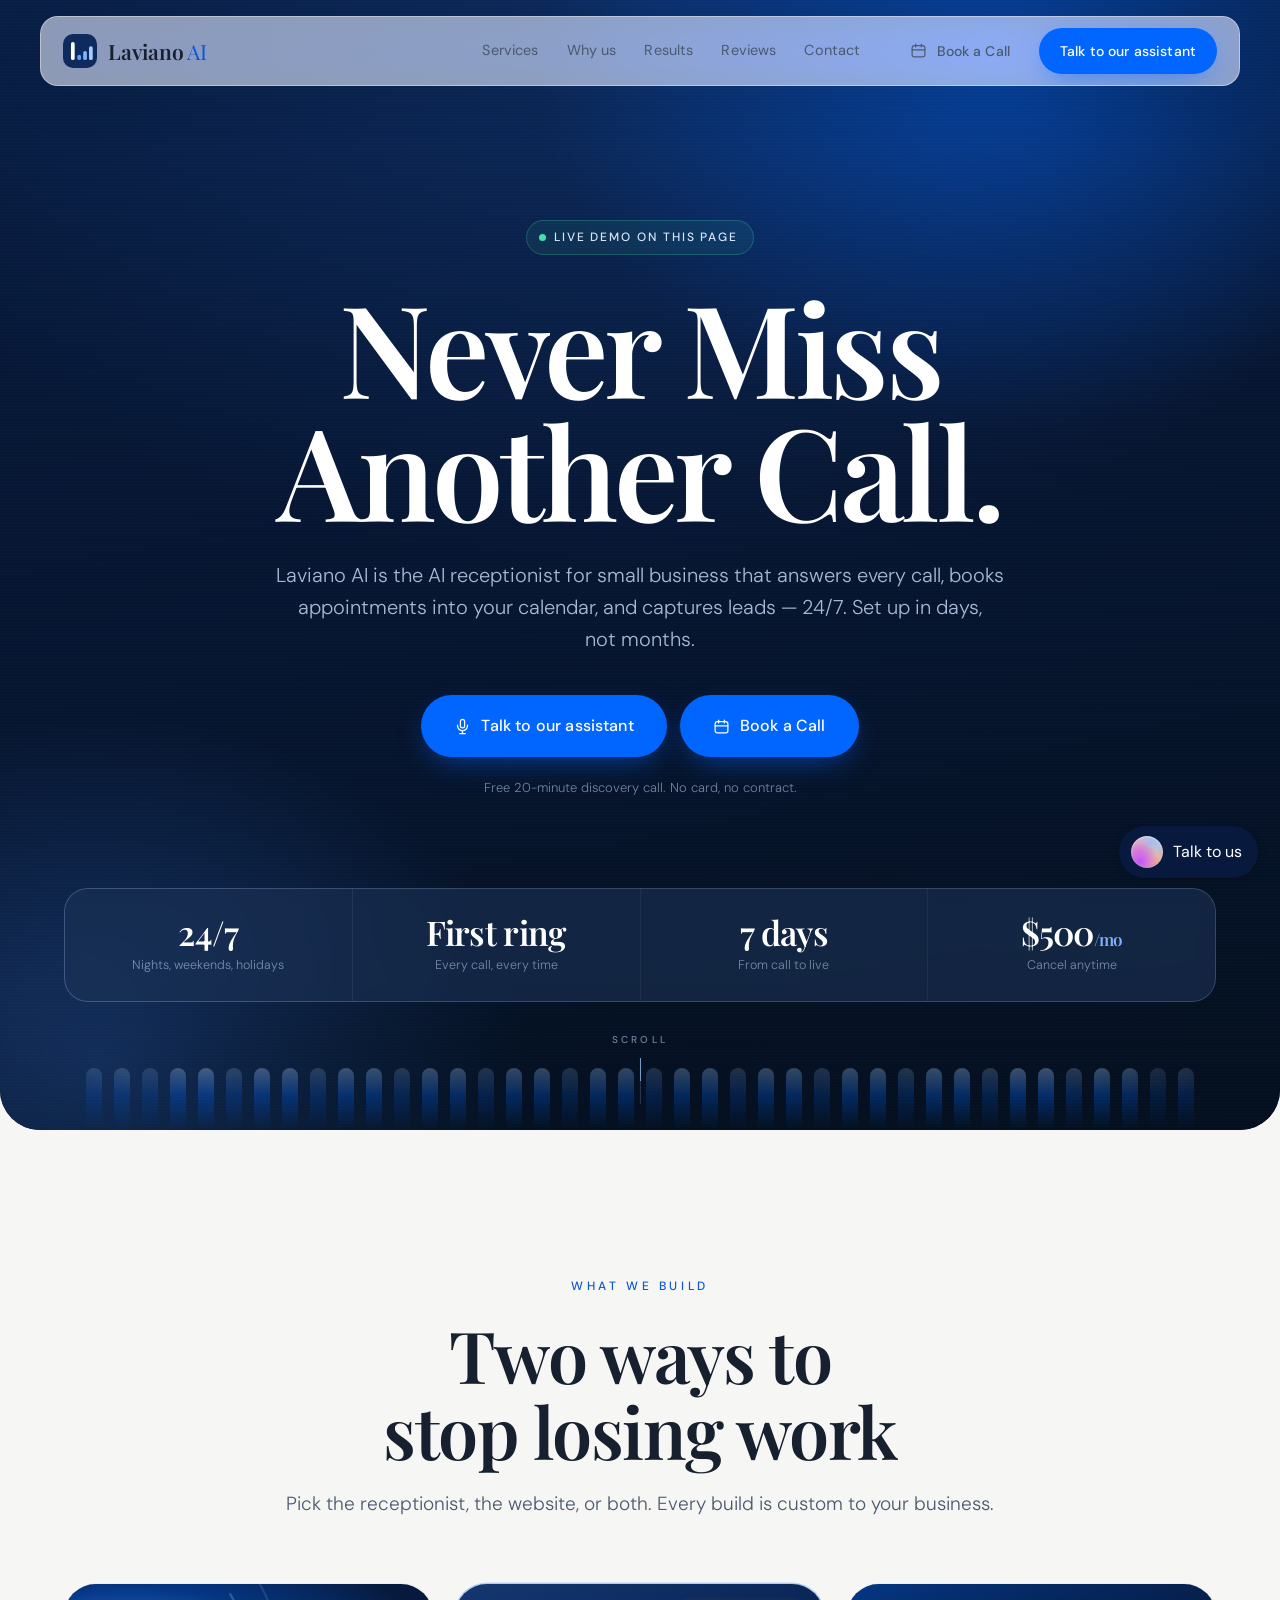
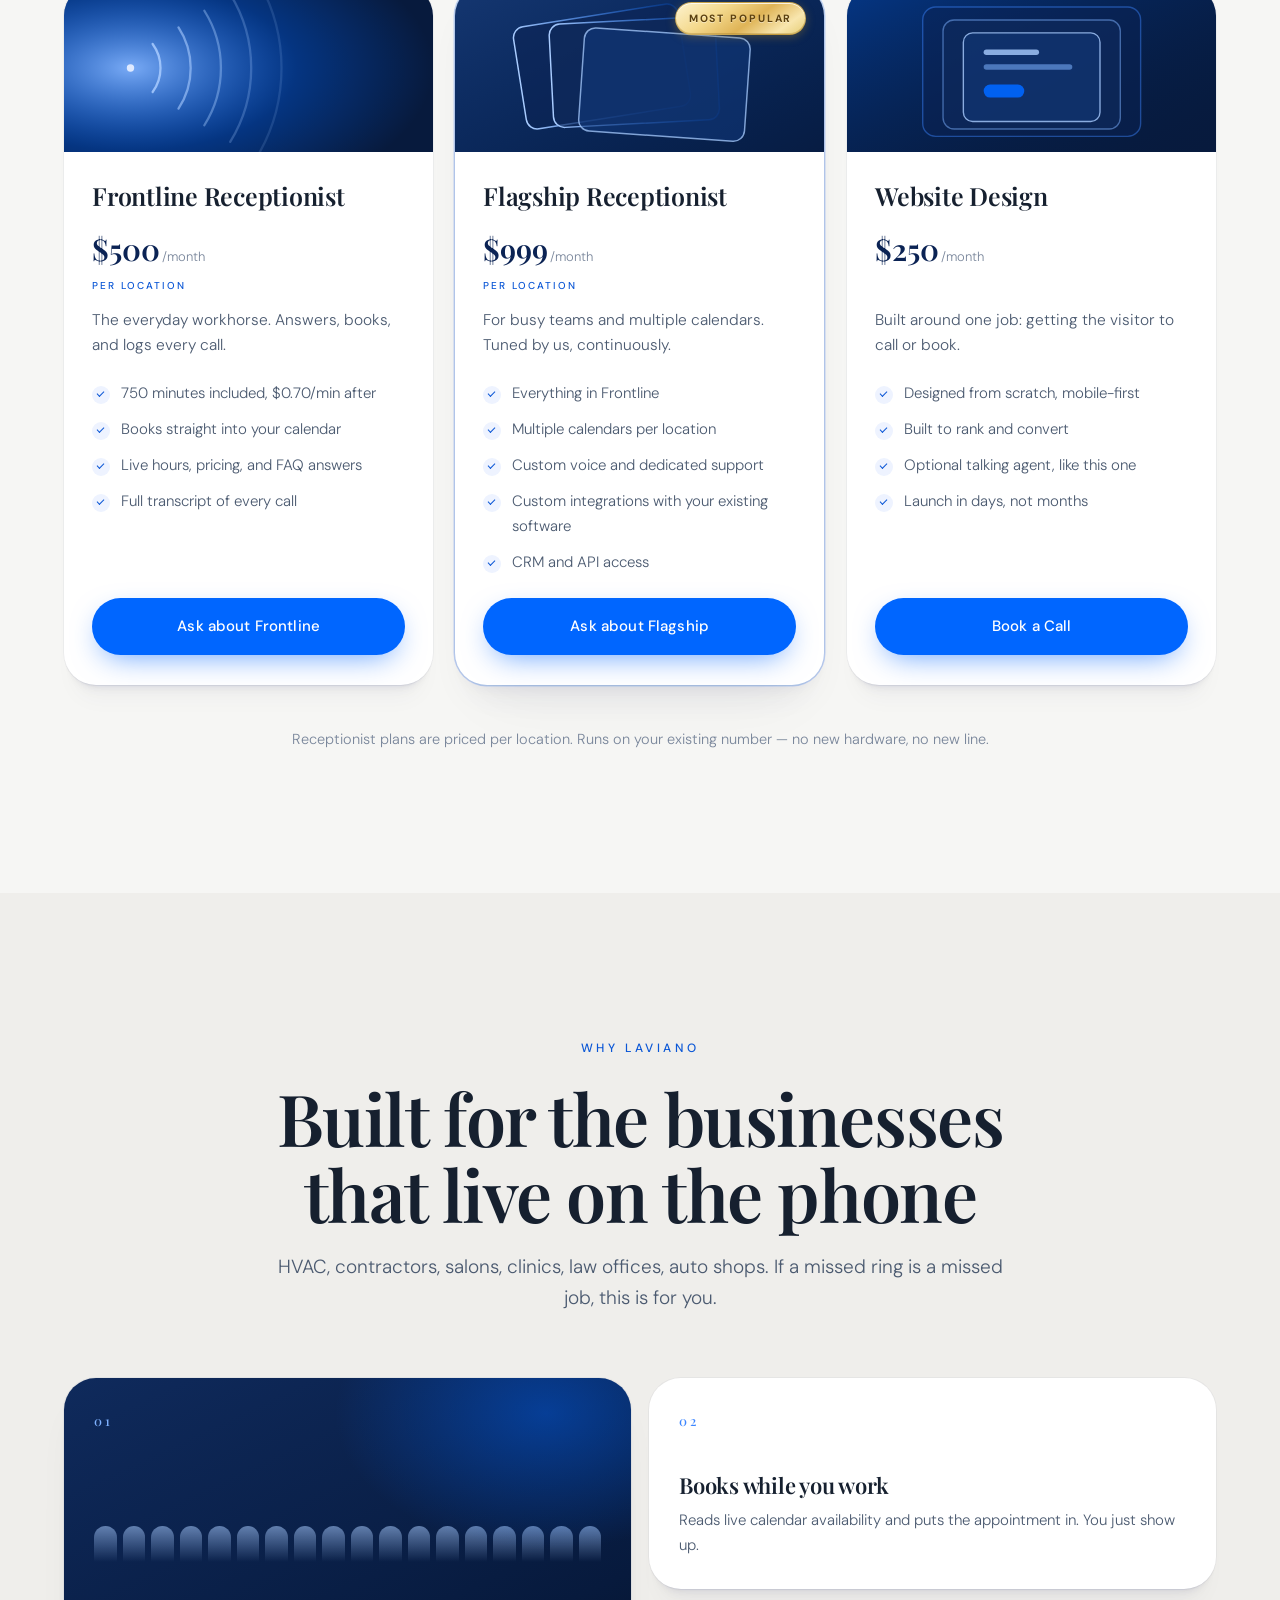
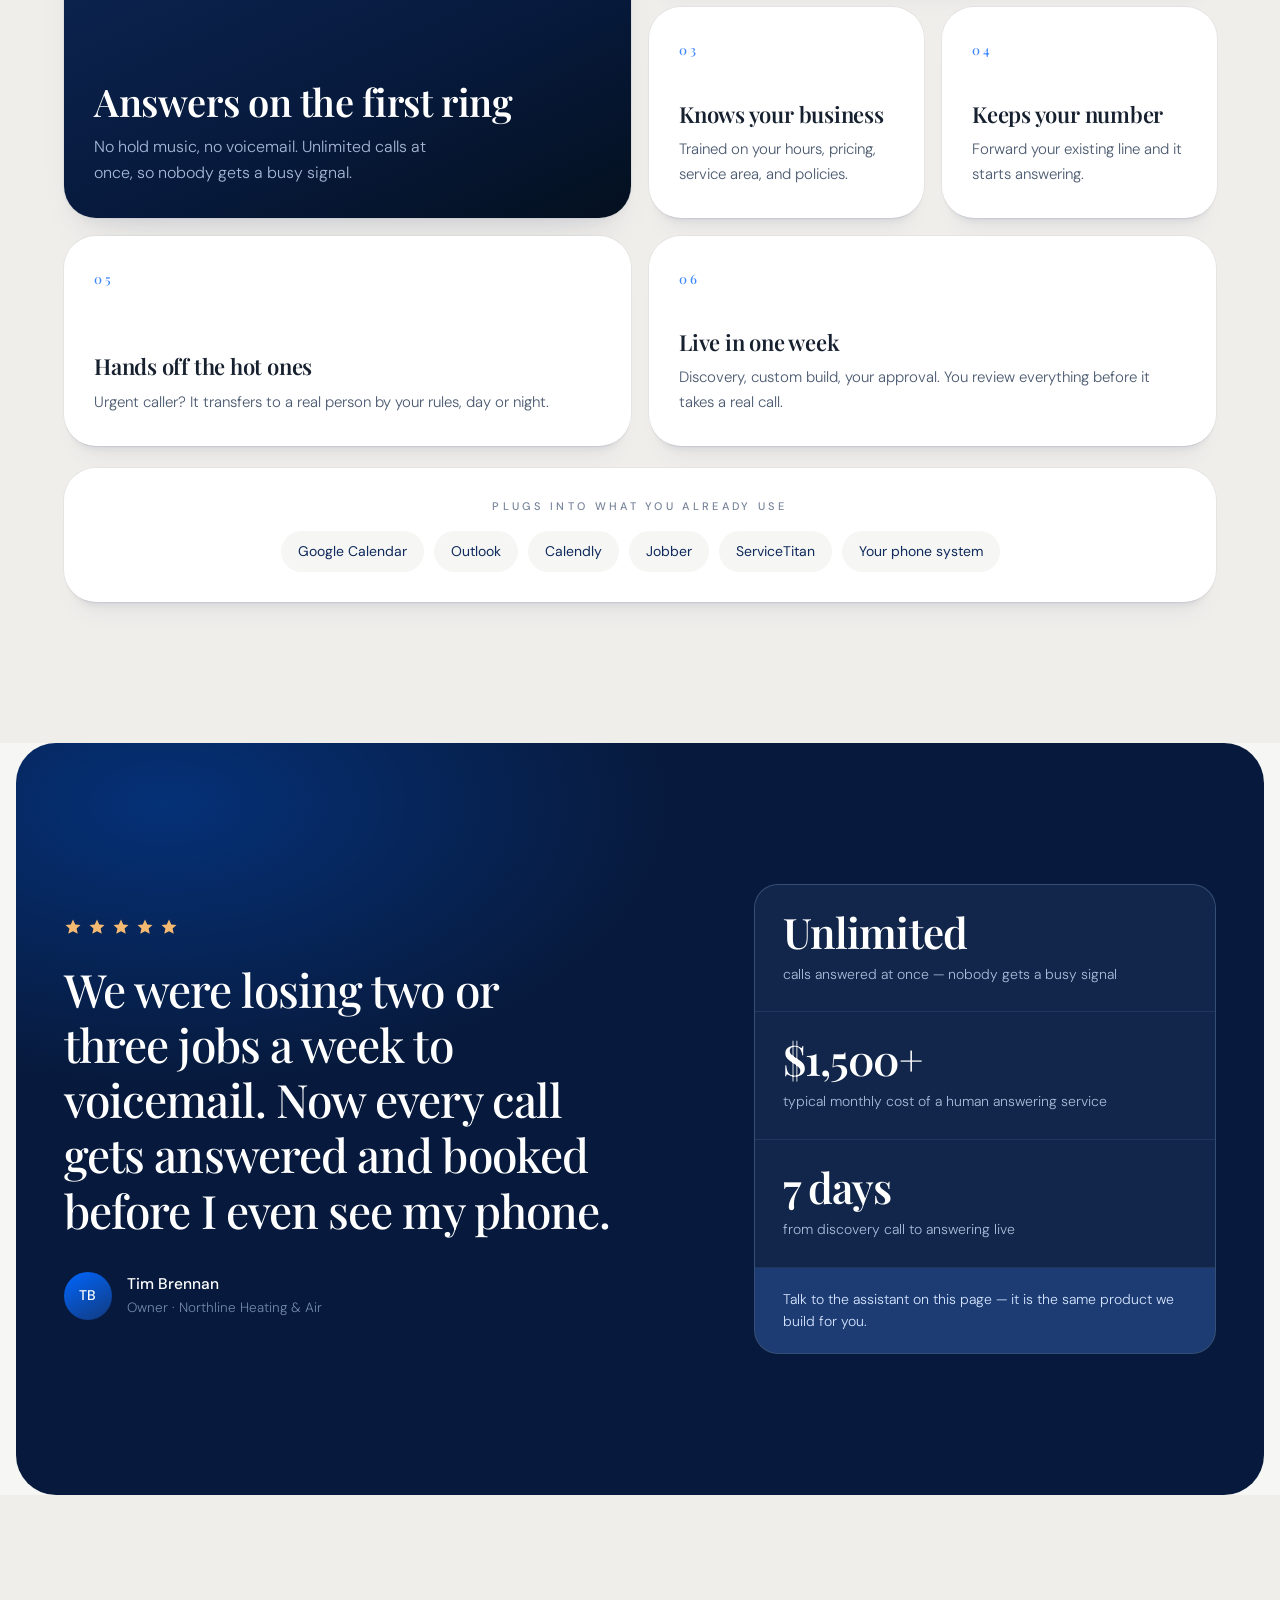
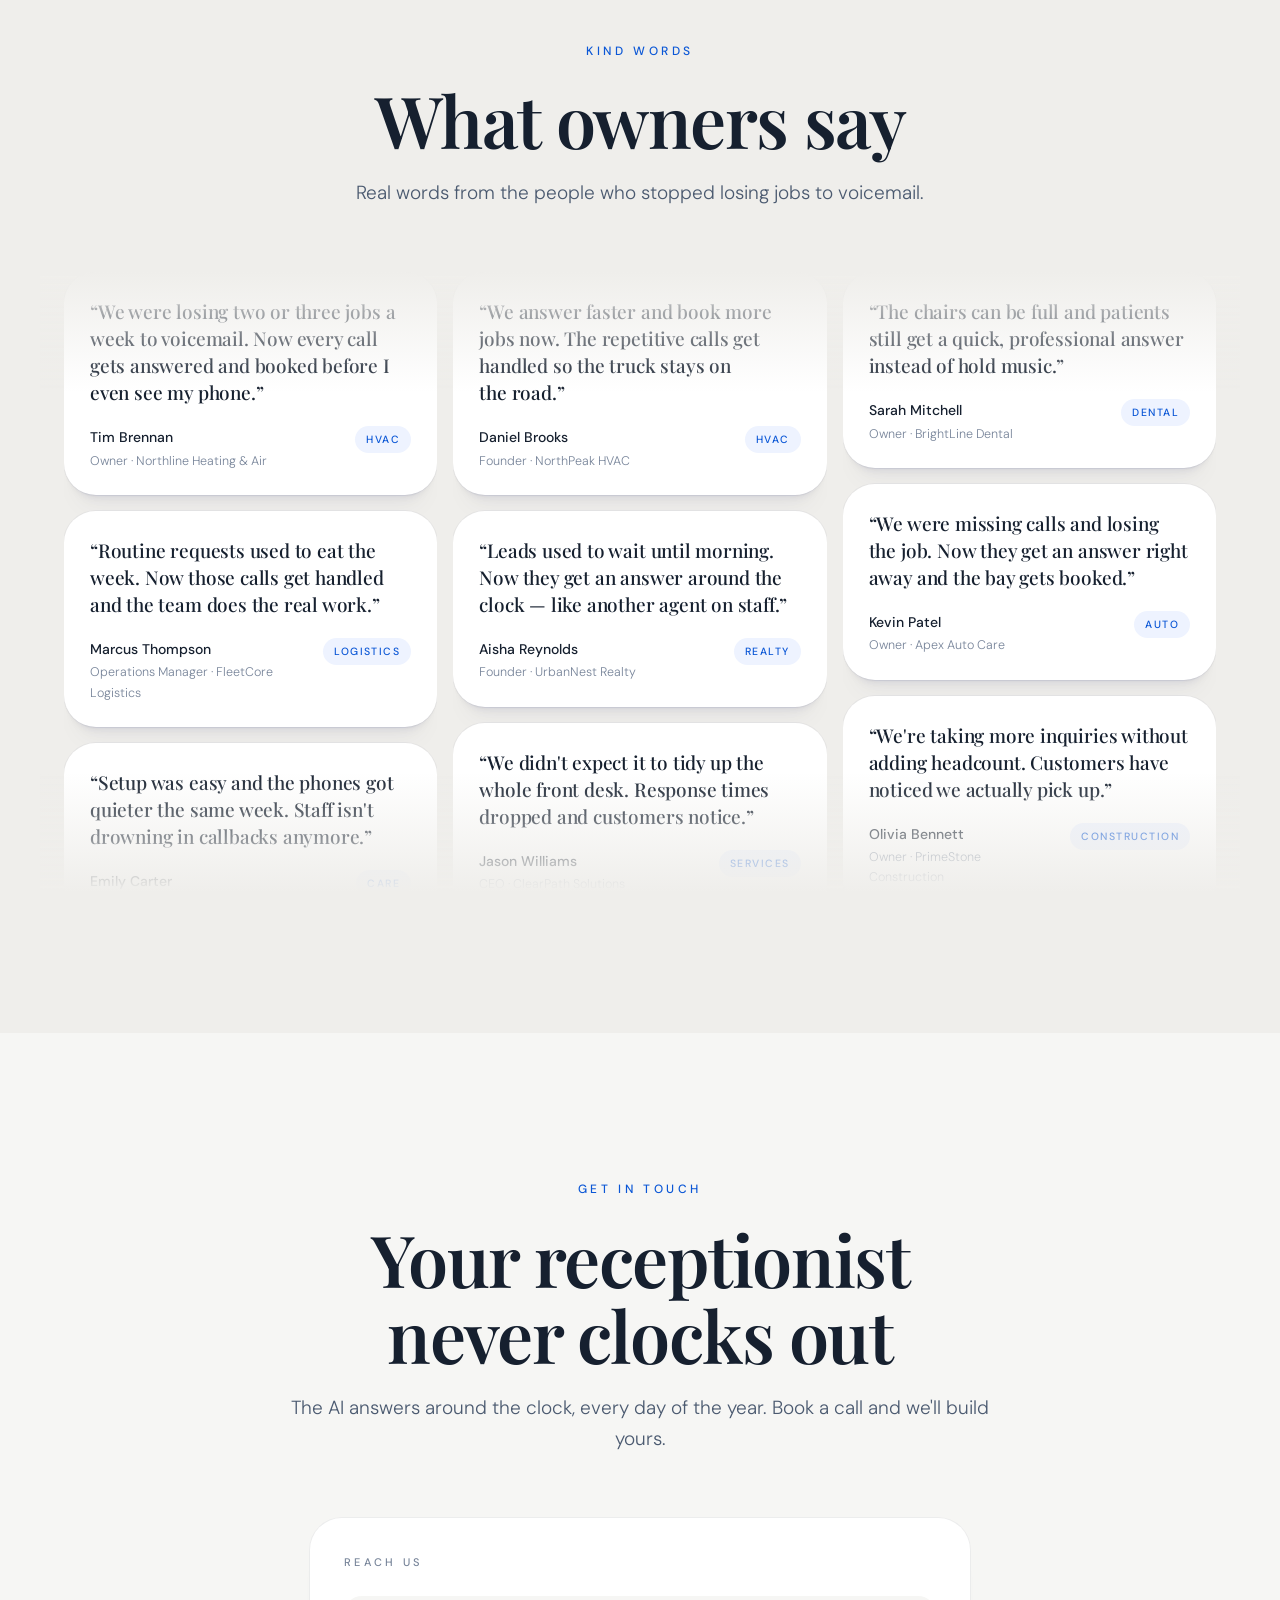
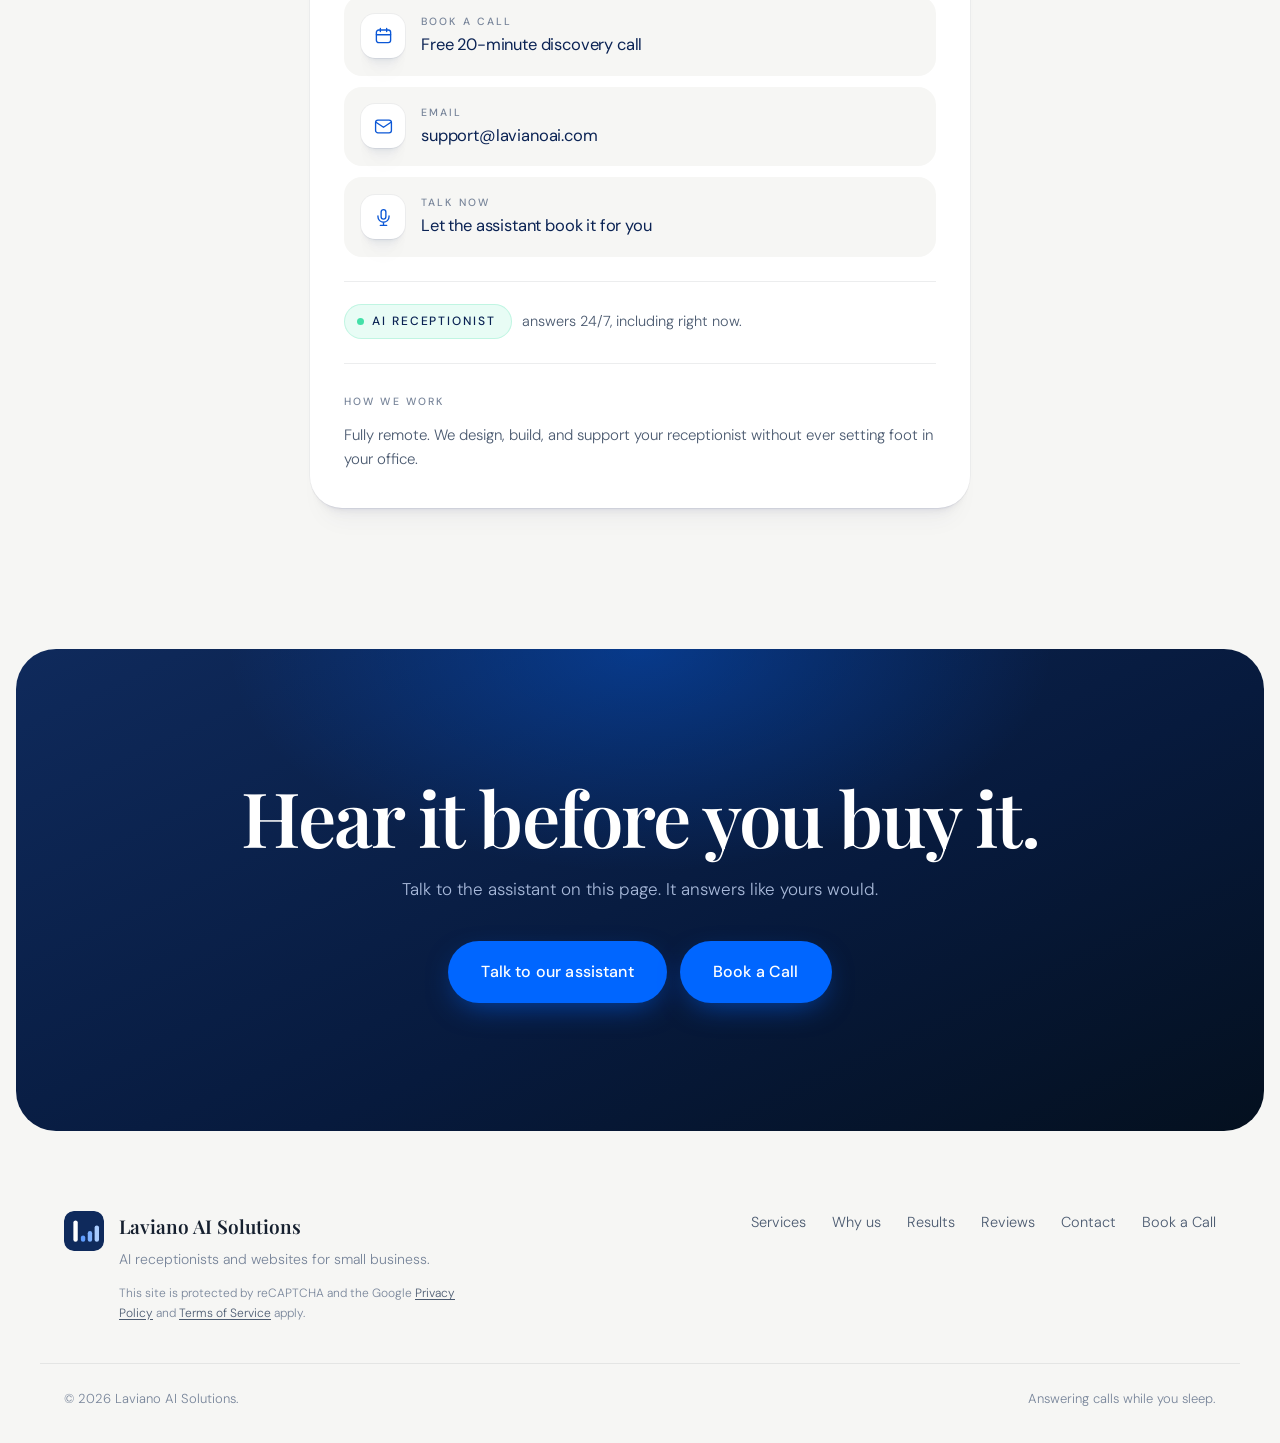
<file: Laviano Ai Talking Website/index.html>
<!DOCTYPE html>
<html lang="en">
<head>
<meta charset="utf-8">
<meta name="viewport" content="width=device-width, initial-scale=1, viewport-fit=cover">
<meta name="theme-color" content="#071a3d">

<title>Laviano AI Solutions | 24/7 AI Receptionist for Small Business</title>
<meta name="description" content="Laviano AI answers every call on the first ring, 24/7, and books the job straight into your calendar. On your existing number, live in one week. From $500/month.">
<link rel="canonical" href="https://lavianoai.com/">

<meta property="og:type" content="website">
<meta property="og:site_name" content="Laviano AI Solutions">
<meta property="og:title" content="Laviano AI Solutions | 24/7 AI Receptionist for Small Business">
<meta property="og:description" content="Never miss another call. Your AI receptionist answers 24/7, books appointments, and captures every lead — on your existing number.">
<meta property="og:url" content="https://lavianoai.com/">
<meta property="og:image" content="https://lavianoai.com/og-image.png">
<meta name="twitter:card" content="summary_large_image">
<meta name="twitter:title" content="Laviano AI Solutions | 24/7 AI Receptionist for Small Business">
<meta name="twitter:description" content="Never miss another call. Your AI receptionist answers 24/7 and books the job. From $500/month.">
<meta name="twitter:image" content="https://lavianoai.com/og-image.png">

<link rel="icon" href="assets/favicon.svg" type="image/svg+xml">
<link rel="preconnect" href="https://fonts.googleapis.com">
<link rel="preconnect" href="https://fonts.gstatic.com" crossorigin>
<link rel="stylesheet" href="https://fonts.googleapis.com/css2?family=DM+Sans:opsz,wght@9..40,300;9..40,400;9..40,500;9..40,600&family=Playfair+Display:wght@500;600;700&display=swap">
<link rel="stylesheet" href="assets/styles.css">
<link rel="stylesheet" href="assets/custom-call.css">

<!-- Reveals are JS-driven; without JS, show everything immediately. -->
<noscript><style>[data-reveal]{opacity:1!important;animation:none!important;filter:none!important;transform:none!important}</style></noscript>

<script type="application/ld+json">
{
  "@context": "https://schema.org",
  "@type": "ProfessionalService",
  "name": "Laviano AI Solutions",
  "description": "24/7 AI receptionist and website design for small businesses. Answers every call on the first ring, books appointments, and captures leads on your existing number.",
  "url": "https://lavianoai.com/",
  "email": "support@lavianoai.com",
  "priceRange": "$250-$999 per month"
}
</script>

<!-- Google reCAPTCHA v3 — bot protection for the voice widget.
     Must load before the widget script. Site keys are public by design.
     Retell supports v3 only; v2 will not work. -->
<script src="https://www.google.com/recaptcha/api.js?render=6Lf_AqgtAAAAAMqjD0jWb0G2FqV3ThQyt_4Go00X"></script>

</head>

<body>
<a class="skip" href="#main">Skip to content</a>

<header class="nav" id="nav">
 <div class="nav__shell">
  <div class="nav__inner">
    <a class="brand" href="#main" aria-label="Laviano AI Solutions, home">
      <svg class="brand__mark" viewBox="0 0 64 64" aria-hidden="true">
        <rect width="64" height="64" rx="14" fill="#0f2a5c"/>
        <rect x="15" y="15" width="7" height="34" rx="3.5" fill="#fff"/>
        <rect x="27" y="39" width="7" height="10" rx="3.5" fill="#5f9dff"/>
        <rect x="38" y="32" width="7" height="17" rx="3.5" fill="#7fb2ff"/>
        <rect x="49" y="23" width="7" height="26" rx="3.5" fill="#a9ccff"/>
      </svg>
      <span class="brand__name">Laviano<span class="brand__thin"> AI</span></span>
    </a>

    <nav class="nav__links" aria-label="Primary">
      <a href="#services">Services</a>
      <a href="#why">Why us</a>
      <a href="#proof">Results</a>
      <a href="#reviews">Reviews</a>
      <a href="#contact">Contact</a>
    </nav>

    <div class="nav__cta">
      <a class="btn btn--ghost btn--sm" href="https://cal.com/lavianoai/discovery-call" target="_blank" rel="noopener">
        <svg viewBox="0 0 24 24" aria-hidden="true" class="ico"><rect x="3" y="5" width="18" height="16" rx="3"/><path d="M8 3v4M16 3v4M3 11h18"/></svg>
        <span>Book a Call</span>
      </a>
      <button class="btn btn--primary btn--sm" type="button" data-talk>Talk to our assistant</button>

      <button class="nav__toggle" type="button" id="navToggle"
              aria-expanded="false" aria-controls="navMobile" aria-label="Open menu">
        <span class="nav__bars" aria-hidden="true"><i></i><i></i><i></i></span>
      </button>
    </div>
  </div>

  <nav class="nav__mobile" id="navMobile" aria-label="Mobile">
    <a href="#services">Services</a>
    <a href="#why">Why us</a>
    <a href="#proof">Results</a>
    <a href="#reviews">Reviews</a>
    <a href="#contact">Contact</a>
    <a href="https://cal.com/lavianoai/discovery-call" target="_blank" rel="noopener">Book a Call</a>
  </nav>
 </div>
</header>

<main id="main">

<!-- ============================== HERO ============================== -->
<section class="hero">
  <div class="hero__bg" aria-hidden="true"></div>
  <div class="hero__wave" aria-hidden="true">
    <span></span><span></span><span></span><span></span><span></span><span></span><span></span><span></span>
    <span></span><span></span><span></span><span></span><span></span><span></span><span></span><span></span>
    <span></span><span></span><span></span><span></span><span></span><span></span><span></span><span></span>
    <span></span><span></span><span></span><span></span><span></span><span></span><span></span><span></span>
    <span></span><span></span><span></span><span></span><span></span><span></span><span></span><span></span>
  </div>
  <div class="hero__veil" aria-hidden="true"></div>

  <div class="wrap hero__inner">
    <p class="eyebrow" data-reveal>
      <span class="live"><span class="live__dot"></span>Live demo on this page</span>
    </p>

    <h1 class="hero__h1" data-reveal data-delay="1">
      Never Miss<br>Another Call.
    </h1>

    <p class="hero__lede" data-reveal data-delay="2">
      Laviano AI is the AI receptionist for small business that answers every call,
      books appointments into your calendar, and captures leads — 24/7.
      Set up in days, not months.
    </p>

    <div class="hero__actions" data-reveal data-delay="3">
      <button class="btn btn--primary btn--lg" type="button" data-talk>
        <svg viewBox="0 0 24 24" aria-hidden="true" class="ico"><path d="M12 2a3 3 0 0 1 3 3v6a3 3 0 0 1-6 0V5a3 3 0 0 1 3-3z"/><path d="M19 10v1a7 7 0 0 1-14 0v-1M12 18v4M8 22h8"/></svg>
        <span>Talk to our assistant</span>
      </button>
      <a class="btn btn--glass btn--lg" href="https://cal.com/lavianoai/discovery-call" target="_blank" rel="noopener">
        <svg viewBox="0 0 24 24" aria-hidden="true" class="ico"><rect x="3" y="5" width="18" height="16" rx="3"/><path d="M8 3v4M16 3v4M3 11h18"/></svg>
        <span>Book a Call</span>
      </a>
    </div>

    <p class="hero__hint" data-reveal data-delay="4">Free 20-minute discovery call. No card, no contract.</p>

    <ul class="hero__trust" data-reveal data-delay="5">
      <li><strong>24/7</strong><span>Nights, weekends, holidays</span></li>
      <li><strong>First ring</strong><span>Every call, every time</span></li>
      <li><strong>7 days</strong><span>From call to live</span></li>
      <li><strong>$500<em>/mo</em></strong><span>Cancel anytime</span></li>
    </ul>
  </div>

  <div class="hero__scroll" aria-hidden="true">
    <span>Scroll</span>
    <i></i>
  </div>
</section>

<!-- ============================== SERVICES ============================== -->
<section class="section services" id="services">
  <div class="wrap">
    <header class="shead" data-reveal>
      <span class="tag">What we build</span>
      <h2 class="h2">Two ways to stop losing work</h2>
      <p class="lede">Pick the receptionist, the website, or both. Every build is custom to your business.</p>
    </header>

    <div class="cards">
      <article class="card" data-reveal="scale">
        <div class="card__art card__art--ripple" aria-hidden="true">
          <svg viewBox="0 0 400 200" preserveAspectRatio="xMidYMid slice">
            <defs>
              <radialGradient id="rip" cx="18%" cy="50%" r="82%">
                <stop offset="0%" stop-color="#7fb2ff" stop-opacity=".95"/>
                <stop offset="55%" stop-color="#0066ff" stop-opacity=".35"/>
                <stop offset="100%" stop-color="#0066ff" stop-opacity="0"/>
              </radialGradient>
            </defs>
            <rect width="400" height="200" fill="url(#rip)"/>
            <g fill="none" stroke="#a9ccff" stroke-linecap="round">
              <circle cx="72" cy="100" r="4" fill="#dfeaff" stroke="none"/>
              <path d="M96 74a44 44 0 0 1 0 52" stroke-opacity=".85" stroke-width="2.5"/>
              <path d="M124 56a80 80 0 0 1 0 88" stroke-opacity=".6" stroke-width="2.5"/>
              <path d="M152 38a116 116 0 0 1 0 124" stroke-opacity=".4" stroke-width="2.5"/>
              <path d="M180 20a152 152 0 0 1 0 160" stroke-opacity=".25" stroke-width="2.5"/>
              <path d="M208 2a188 188 0 0 1 0 196" stroke-opacity=".14" stroke-width="2.5"/>
            </g>
          </svg>
        </div>
        <div class="card__body">
          <div class="card__top">
            <h3 class="card__title">Frontline Receptionist</h3>
            <p class="card__price"><span class="n">$500</span><span class="per">/month</span><span class="card__meta">per location</span></p>
          </div>
          <p class="card__desc">The everyday workhorse. Answers, books, and logs every call.</p>
          <ul class="ticks">
            <li>750 minutes included, $0.70/min after</li>
            <li>Books straight into your calendar</li>
            <li>Live hours, pricing, and FAQ answers</li>
            <li>Full transcript of every call</li>
          </ul>
          <button class="btn btn--soft btn--full" type="button" data-talk>Ask about Frontline</button>
        </div>
      </article>

      <article class="card card--feature" data-reveal="scale" data-delay="1">
        <span class="card__flag">Most popular</span>
        <div class="card__art card__art--panels" aria-hidden="true">
          <svg viewBox="0 0 400 200" preserveAspectRatio="xMidYMid slice">
            <defs>
              <linearGradient id="pnl" x1="0" y1="0" x2="1" y2="1">
                <stop offset="0%" stop-color="#3d86ff" stop-opacity=".55"/>
                <stop offset="100%" stop-color="#0066ff" stop-opacity=".05"/>
              </linearGradient>
              <linearGradient id="edge" x1="0" y1="0" x2="1" y2="0">
                <stop offset="0%" stop-color="#a9ccff"/>
                <stop offset="100%" stop-color="#0066ff" stop-opacity=".2"/>
              </linearGradient>
            </defs>
            <rect width="400" height="200" fill="url(#pnl)" opacity=".5"/>
            <g transform="translate(200 100)">
              <rect x="-130" y="-64" width="180" height="112" rx="12" fill="#0b2354" fill-opacity=".55" stroke="url(#edge)" stroke-width="1.6" transform="rotate(-9)"/>
              <rect x="-96" y="-52" width="180" height="112" rx="12" fill="#0f2a5c" fill-opacity=".6" stroke="url(#edge)" stroke-width="1.6" transform="rotate(-3)"/>
              <rect x="-62" y="-40" width="180" height="112" rx="12" fill="#123a7d" fill-opacity=".55" stroke="#a9ccff" stroke-opacity=".75" stroke-width="1.6" transform="rotate(4)"/>
            </g>
          </svg>
        </div>
        <div class="card__body">
          <div class="card__top">
            <h3 class="card__title">Flagship Receptionist</h3>
            <p class="card__price"><span class="n">$999</span><span class="per">/month</span><span class="card__meta">per location</span></p>
          </div>
          <p class="card__desc">For busy teams and multiple calendars. Tuned by us, continuously.</p>
          <ul class="ticks">
            <li>Everything in Frontline</li>
            <li>Multiple calendars per location</li>
            <li>Custom voice and dedicated support</li>
            <li>Custom integrations with your existing software</li>
            <li>CRM and API access</li>
          </ul>
          <button class="btn btn--primary btn--full" type="button" data-talk>Ask about Flagship</button>
        </div>
      </article>

      <article class="card" data-reveal="scale" data-delay="2">
        <div class="card__art card__art--screens" aria-hidden="true">
          <svg viewBox="0 0 400 200" preserveAspectRatio="xMidYMid slice">
            <defs>
              <linearGradient id="scr" x1="0" y1="0" x2="1" y2="1">
                <stop offset="0%" stop-color="#0066ff" stop-opacity=".4"/>
                <stop offset="100%" stop-color="#071a3d" stop-opacity="0"/>
              </linearGradient>
            </defs>
            <rect width="400" height="200" fill="url(#scr)"/>
            <g transform="translate(200 104)">
              <rect x="-118" y="-70" width="236" height="140" rx="14" fill="#0b2354" fill-opacity=".5" stroke="#3d86ff" stroke-opacity=".45" stroke-width="1.5"/>
              <rect x="-96" y="-56" width="192" height="118" rx="12" fill="#0f2a5c" fill-opacity=".65" stroke="#7fb2ff" stroke-opacity=".5" stroke-width="1.5"/>
              <rect x="-74" y="-42" width="148" height="96" rx="10" fill="#123a7d" fill-opacity=".5" stroke="#a9ccff" stroke-opacity=".8" stroke-width="1.5"/>
              <rect x="-52" y="-24" width="60" height="6" rx="3" fill="#a9ccff" fill-opacity=".8"/>
              <rect x="-52" y="-8" width="96" height="6" rx="3" fill="#7fb2ff" fill-opacity=".55"/>
              <rect x="-52" y="14" width="44" height="14" rx="7" fill="#0066ff" fill-opacity=".9"/>
            </g>
          </svg>
        </div>
        <div class="card__body">
          <div class="card__top">
            <h3 class="card__title">Website Design</h3>
            <p class="card__price"><span class="n">$250</span><span class="per">/month</span><span class="card__meta" aria-hidden="true"></span></p>
          </div>
          <p class="card__desc">Built around one job: getting the visitor to call or book.</p>
          <ul class="ticks">
            <li>Designed from scratch, mobile-first</li>
            <li>Built to rank and convert</li>
            <li>Optional talking agent, like this one</li>
            <li>Launch in days, not months</li>
          </ul>
          <a class="btn btn--soft btn--full" href="https://cal.com/lavianoai/discovery-call" target="_blank" rel="noopener">Book a Call</a>
        </div>
      </article>
    </div>

    <p class="services__note" data-reveal>Receptionist plans are priced per location. Runs on your existing number — no new hardware, no new line.</p>
  </div>
</section>

<!-- ============================== WHY US ============================== -->
<section class="section why" id="why">
  <div class="wrap">
    <header class="shead" data-reveal>
      <span class="tag">Why Laviano</span>
      <h2 class="h2">Built for the businesses that live on the phone</h2>
      <p class="lede">HVAC, contractors, salons, clinics, law offices, auto shops. If a missed ring is a missed job, this is for you.</p>
    </header>

    <div class="bento">
      <div class="tile tile--a" data-reveal="scale">
        <div class="tile__pulse" aria-hidden="true">
          <span></span><span></span><span></span><span></span><span></span><span></span>
          <span></span><span></span><span></span><span></span><span></span><span></span>
          <span></span><span></span><span></span><span></span><span></span><span></span>
        </div>
        <span class="tile__num">01</span>
        <h3>Answers on the first ring</h3>
        <p>No hold music, no voicemail. Unlimited calls at once, so nobody gets a busy signal.</p>
      </div>
      <div class="tile tile--b" data-reveal="scale" data-delay="1">
        <span class="tile__num">02</span>
        <h3>Books while you work</h3>
        <p>Reads live calendar availability and puts the appointment in. You just show up.</p>
      </div>
      <div class="tile tile--c" data-reveal="scale" data-delay="2">
        <span class="tile__num">03</span>
        <h3>Knows your business</h3>
        <p>Trained on your hours, pricing, service area, and policies.</p>
      </div>
      <div class="tile tile--d" data-reveal="scale" data-delay="3">
        <span class="tile__num">04</span>
        <h3>Keeps your number</h3>
        <p>Forward your existing line and it starts answering.</p>
      </div>
      <div class="tile tile--e" data-reveal="scale" data-delay="4">
        <span class="tile__num">05</span>
        <h3>Hands off the hot ones</h3>
        <p>Urgent caller? It transfers to a real person by your rules, day or night.</p>
      </div>
      <div class="tile tile--f" data-reveal="scale" data-delay="5">
        <span class="tile__num">06</span>
        <h3>Live in one week</h3>
        <p>Discovery, custom build, your approval. You review everything before it takes a real call.</p>
      </div>
    </div>

    <div class="integ" data-reveal>
      <p class="integ__label">Plugs into what you already use</p>
      <ul class="integ__list">
        <li>Google Calendar</li><li>Outlook</li><li>Calendly</li><li>Jobber</li><li>ServiceTitan</li><li>Your phone system</li>
      </ul>
    </div>
  </div>
</section>

<!-- ============================== PROOF / TESTIMONIAL ============================== -->
<section class="section proof" id="proof">
  <div class="wrap proof__inner">
    <figure class="quote" data-reveal>
      <div class="quote__stars" aria-label="Five out of five stars">
        <svg viewBox="0 0 24 24" aria-hidden="true"><path d="M12 2l3 6.5 7 .8-5.2 4.8 1.5 7-6.3-3.6L5.7 21l1.5-7L2 9.3l7-.8z"/></svg>
        <svg viewBox="0 0 24 24" aria-hidden="true"><path d="M12 2l3 6.5 7 .8-5.2 4.8 1.5 7-6.3-3.6L5.7 21l1.5-7L2 9.3l7-.8z"/></svg>
        <svg viewBox="0 0 24 24" aria-hidden="true"><path d="M12 2l3 6.5 7 .8-5.2 4.8 1.5 7-6.3-3.6L5.7 21l1.5-7L2 9.3l7-.8z"/></svg>
        <svg viewBox="0 0 24 24" aria-hidden="true"><path d="M12 2l3 6.5 7 .8-5.2 4.8 1.5 7-6.3-3.6L5.7 21l1.5-7L2 9.3l7-.8z"/></svg>
        <svg viewBox="0 0 24 24" aria-hidden="true"><path d="M12 2l3 6.5 7 .8-5.2 4.8 1.5 7-6.3-3.6L5.7 21l1.5-7L2 9.3l7-.8z"/></svg>
      </div>
      <blockquote class="quote__text">
        We were losing two or three jobs a week to voicemail. Now every call gets
        answered and booked before I even see my phone.
      </blockquote>
      <figcaption class="quote__by">
        <span class="quote__avatar" aria-hidden="true">TB</span>
        <span>
          <span class="quote__name">Tim Brennan</span>
          <span class="quote__role">Owner · Northline Heating &amp; Air</span>
        </span>
      </figcaption>
    </figure>

    <div class="proof__stats" data-reveal data-delay="1">
      <div class="stat">
        <span class="stat__n">Unlimited</span>
        <span class="stat__l">calls answered at once — nobody gets a busy signal</span>
      </div>
      <div class="stat">
        <span class="stat__n">$1,500+</span>
        <span class="stat__l">typical monthly cost of a human answering service</span>
      </div>
      <div class="stat">
        <span class="stat__n">7 days</span>
        <span class="stat__l">from discovery call to answering live</span>
      </div>
      <p class="proof__foot">Talk to the assistant on this page — it is the same product we build for you.</p>
    </div>
  </div>
</section>

<!-- ============================== REVIEW WALL ==============================
     Cards are rendered from the REVIEWS list at the top of assets/app.js.
     Edit that one list to add real reviews. Slots marked placeholder:true
     render as visibly empty "add a review" cards — replace them before launch.
     ========================================================================= -->
<section class="section wall" id="reviews">
  <div class="wrap">
    <header class="shead" data-reveal>
      <span class="tag">Kind words</span>
      <h2 class="h2">What owners say</h2>
      <p class="lede">Real words from the people who stopped losing jobs to voicemail.</p>
    </header>
  </div>

  <div class="wall__stage" data-reveal="scale">
    <div class="wall__cols" id="wallCols" aria-label="Customer reviews"></div>
  </div>
</section>

<!-- ============================== CONTACT ============================== -->
<section class="section hours" id="contact">
  <div class="wrap">
    <header class="shead" data-reveal>
      <span class="tag">Get in touch</span>
      <h2 class="h2">Your receptionist never clocks out</h2>
      <p class="lede">The AI answers around the clock, every day of the year. Book a call and we'll build yours.</p>
    </header>

    <div class="hours__grid">
      <div class="panel panel--contact" data-reveal="scale">
        <h3 class="panel__title">Reach us</h3>

        <a class="line" href="https://cal.com/lavianoai/discovery-call" target="_blank" rel="noopener">
          <span class="line__ico"><svg viewBox="0 0 24 24" aria-hidden="true"><rect x="3" y="5" width="18" height="16" rx="3"/><path d="M8 3v4M16 3v4M3 11h18"/></svg></span>
          <span><span class="line__l">Book a call</span><span class="line__v">Free 20-minute discovery call</span></span>
        </a>

        <a class="line" href="mailto:support@lavianoai.com">
          <span class="line__ico"><svg viewBox="0 0 24 24" aria-hidden="true"><rect x="2" y="4" width="20" height="16" rx="3"/><path d="m3 7 9 6 9-6"/></svg></span>
          <span><span class="line__l">Email</span><span class="line__v">support@lavianoai.com</span></span>
        </a>

        <button class="line line--btn" type="button" data-talk>
          <span class="line__ico"><svg viewBox="0 0 24 24" aria-hidden="true"><path d="M12 2a3 3 0 0 1 3 3v6a3 3 0 0 1-6 0V5a3 3 0 0 1 3-3z"/><path d="M19 10v1a7 7 0 0 1-14 0v-1M12 18v4M8 22h8"/></svg></span>
          <span><span class="line__l">Talk now</span><span class="line__v">Let the assistant book it for you</span></span>
        </button>

        <p class="panel__ai"><span class="live"><span class="live__dot"></span>AI receptionist</span> answers 24/7, including right now.</p>

        <div class="area">
          <span class="area__l">How we work</span>
          <p class="area__v">Fully remote. We design, build, and support your receptionist without ever setting foot in your office.</p>
        </div>
      </div>
    </div>
  </div>
</section>

<!-- ============================== CLOSER ============================== -->
<section class="closer">
  <div class="wrap closer__inner" data-reveal>
    <h2 class="closer__h">Hear it before you buy it.</h2>
    <p class="closer__p">Talk to the assistant on this page. It answers like yours would.</p>
    <div class="closer__actions">
      <button class="btn btn--primary btn--lg" type="button" data-talk>Talk to our assistant</button>
      <a class="btn btn--glass btn--lg" href="https://cal.com/lavianoai/discovery-call" target="_blank" rel="noopener">Book a Call</a>
    </div>
  </div>
</section>

</main>

<footer class="foot">
  <div class="wrap foot__inner">
    <div class="foot__brand">
      <svg class="brand__mark" viewBox="0 0 64 64" aria-hidden="true">
        <rect width="64" height="64" rx="14" fill="#0f2a5c"/>
        <rect x="15" y="15" width="7" height="34" rx="3.5" fill="#fff"/>
        <rect x="27" y="39" width="7" height="10" rx="3.5" fill="#5f9dff"/>
        <rect x="38" y="32" width="7" height="17" rx="3.5" fill="#7fb2ff"/>
        <rect x="49" y="23" width="7" height="26" rx="3.5" fill="#a9ccff"/>
      </svg>
      <div>
        <p class="foot__name">Laviano AI Solutions</p>
        <p class="foot__tag">AI receptionists and websites for small business.</p>
        <p class="foot__legal">
          This site is protected by reCAPTCHA and the Google
          <a href="https://policies.google.com/privacy" target="_blank" rel="noopener">Privacy Policy</a> and
          <a href="https://policies.google.com/terms" target="_blank" rel="noopener">Terms of Service</a> apply.
        </p>
      </div>
    </div>

    <nav class="foot__links" aria-label="Footer">
      <a href="#services">Services</a>
      <a href="#why">Why us</a>
      <a href="#proof">Results</a>
      <a href="#reviews">Reviews</a>
      <a href="#contact">Contact</a>
      <a href="https://cal.com/lavianoai/discovery-call" target="_blank" rel="noopener">Book a Call</a>
    </nav>
  </div>
  <div class="wrap foot__base">
    <p>© <span id="yr">2026</span> Laviano AI Solutions.</p>
    <p>Answering calls while you sleep.</p>
  </div>
</footer>


<script src="assets/app.js"></script>
<!-- ===================== VOICE CALL UI =====================
     Replaces Retell's drop-in widget so reCAPTCHA can be enforced.
     Logic in assets/custom-call.js; it calls /api/create-web-call. -->
<div class="cc" id="cc" data-state="idle">

  <div class="cc__panel">
    <div class="cc__head">
      <svg class="cc__mark" viewBox="0 0 64 64" aria-hidden="true">
        <rect width="64" height="64" rx="14" fill="#0f2a5c"/>
        <rect x="15" y="15" width="7" height="34" rx="3.5" fill="#fff"/>
        <rect x="27" y="39" width="7" height="10" rx="3.5" fill="#5f9dff"/>
        <rect x="38" y="32" width="7" height="17" rx="3.5" fill="#7fb2ff"/>
        <rect x="49" y="23" width="7" height="26" rx="3.5" fill="#a9ccff"/>
      </svg>
      <span class="cc__who">
        <span class="cc__name">Laviano AI</span>
        <span class="cc__state">Ready</span>
      </span>
      <button class="cc__x" type="button" aria-label="Close">&times;</button>
    </div>

    <div class="cc__body">
      <div class="cc__viz" aria-hidden="true">
        <span></span><span></span><span></span><span></span><span></span><span></span><span></span>
        <span></span><span></span><span></span><span></span><span></span><span></span><span></span>
        <span></span><span></span><span></span><span></span><span></span><span></span><span></span>
      </div>
      <p class="cc__status" role="status" aria-live="polite">Ask about pricing, hours, or book a call.</p>
      <p class="cc__timer"></p>

      <div class="cc__actions">
        <button class="cc__btn cc__btn--go" type="button" data-act="start" data-when="idle ended">
          <svg viewBox="0 0 24 24"><path d="M12 2a3 3 0 0 1 3 3v6a3 3 0 0 1-6 0V5a3 3 0 0 1 3-3z"/><path d="M19 10v1a7 7 0 0 1-14 0v-1M12 18v4M8 22h8"/></svg>
          Start call
        </button>
        <button class="cc__btn cc__btn--ghost" type="button" data-when="asking connecting" disabled>Connecting…</button>
        <button class="cc__btn cc__btn--ghost" type="button" data-act="mute" data-when="live">Mute</button>
        <button class="cc__btn cc__btn--end" type="button" data-act="end" data-when="live">End call</button>
        <button class="cc__btn cc__btn--go" type="button" data-act="retry" data-when="error">Try again</button>
      </div>
    </div>

    <p class="cc__foot">Protected by <b>reCAPTCHA</b> &middot; verified before the call starts</p>
  </div>

  <div class="cc__nudge">
    <b>Want to hear what your receptionist would sound like?</b> Tap to talk — free.
    <button type="button" onclick="this.closest('.cc__nudge').classList.remove('show')">Dismiss</button>
  </div>

  <button class="cc__fab" type="button">
    <span class="cc__orb" aria-hidden="true"></span>
    Talk to us
  </button>
</div>
<script src="assets/custom-call.js"></script>
</body>
</html>
</file>
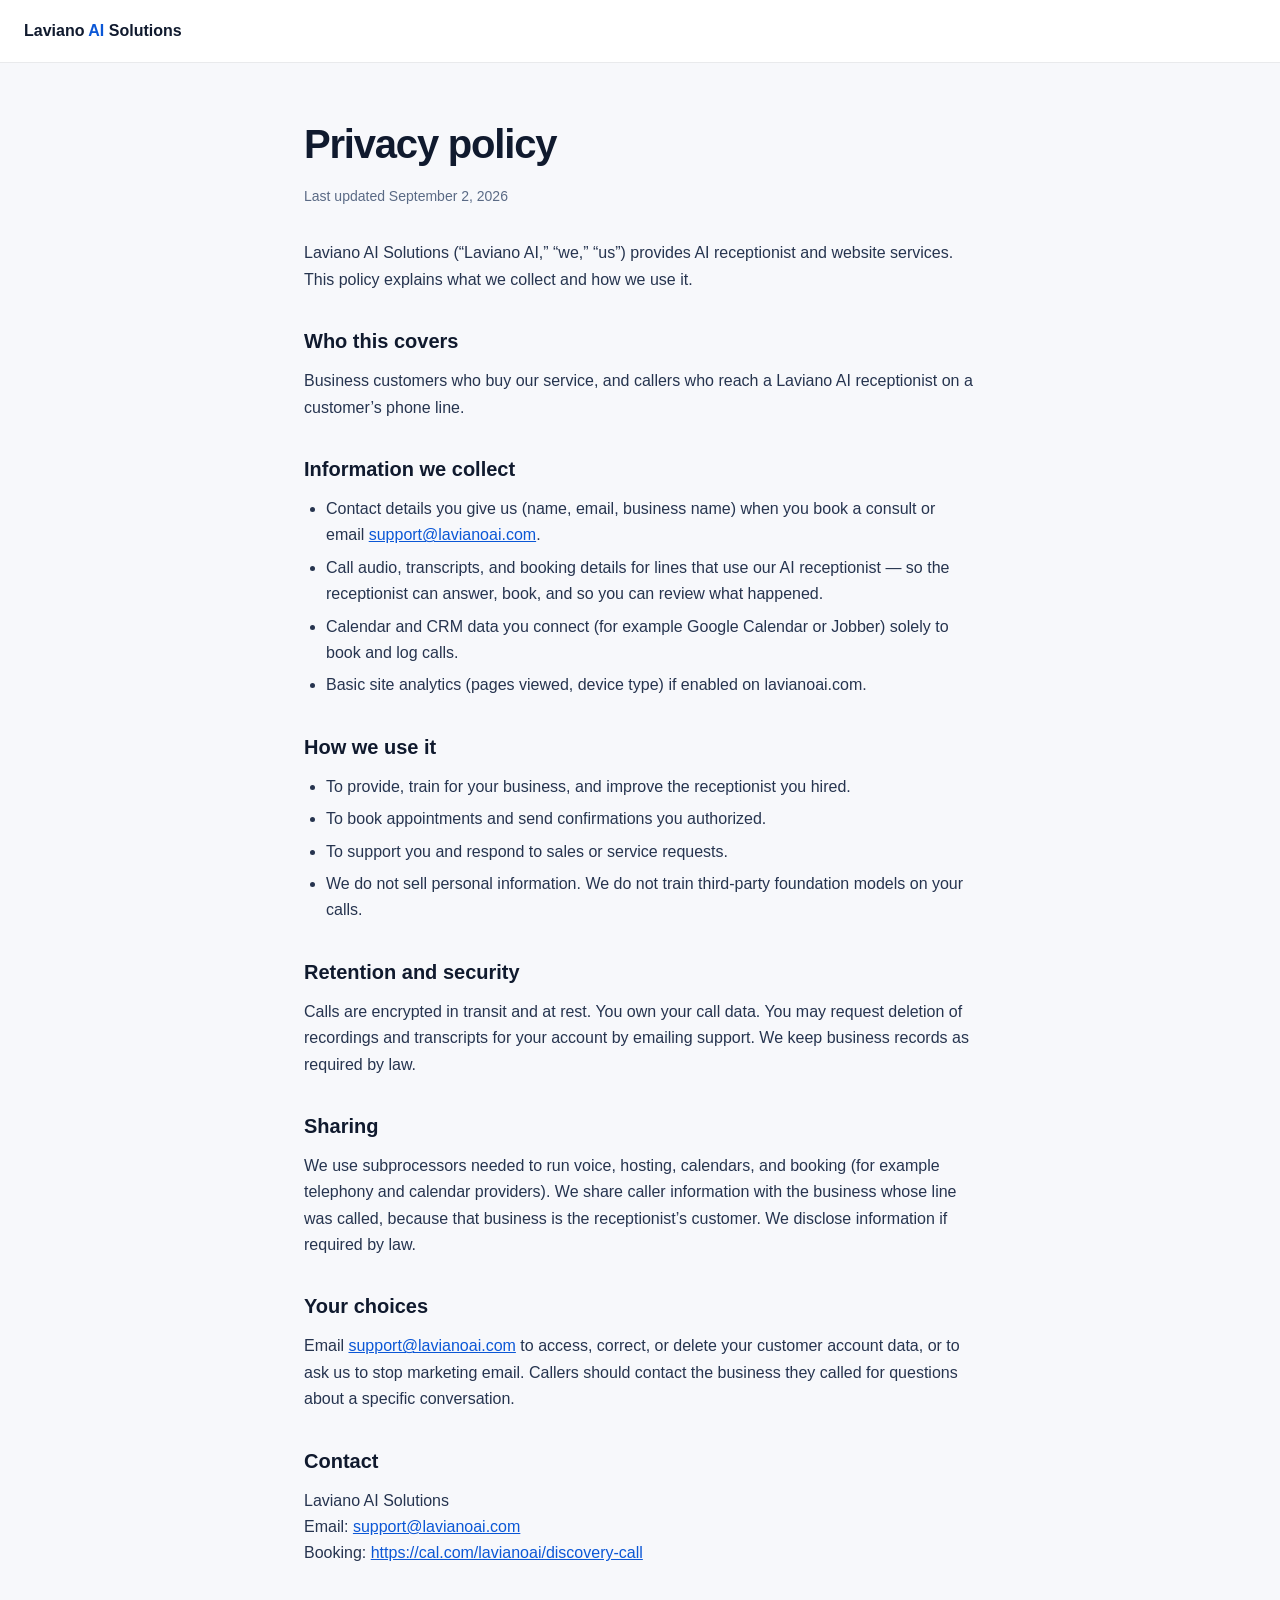
<file: privacy.html>
<!DOCTYPE html>
<html lang="en-US">
<head>
<meta charset="utf-8">
<meta name="viewport" content="width=device-width, initial-scale=1, viewport-fit=cover">
<title>Privacy Policy | Laviano AI Solutions</title>
<meta name="description" content="Privacy policy for Laviano AI Solutions — how we handle call recordings, transcripts, booking data, and contact information for our AI receptionist service.">
<meta name="robots" content="index, follow">
<link rel="canonical" href="https://lavianoai.com/privacy.html">
<link rel="icon" type="image/svg+xml" href="favicon.svg">
<meta name="theme-color" content="#0f2a5c">
<style>
  :root { --ink:#101a2e; --muted:#5a6a85; --brand:#0b57d6; --bg:#f7f8fb; --line:rgba(16,26,46,.09); }
  * { box-sizing:border-box; margin:0; padding:0; }
  body { font-family: Helvetica, Arial, sans-serif; background:var(--bg); color:var(--ink); line-height:1.65; }
  header { background:#fff; border-bottom:1px solid var(--line); padding:18px 24px; }
  header a { color:var(--ink); text-decoration:none; font-weight:700; }
  header span { color:var(--brand); }
  main { max-width:720px; margin:0 auto; padding:48px 24px 80px; }
  h1 { font-size:clamp(28px,4vw,40px); letter-spacing:-.03em; margin-bottom:8px; }
  .updated { color:var(--muted); font-size:14px; margin-bottom:32px; }
  h2 { font-size:20px; margin:32px 0 10px; }
  p, li { color:#26344f; font-size:16px; }
  ul { padding-left:22px; margin:8px 0 16px; }
  li { margin:6px 0; }
  a { color:var(--brand); }
</style>
</head>
<body>
<header>
  <a href="./">Laviano <span>AI</span> Solutions</a>
</header>
<main>
  <h1>Privacy policy</h1>
  <p class="updated">Last updated September 2, 2026</p>
  <p>Laviano AI Solutions (“Laviano AI,” “we,” “us”) provides AI receptionist and website services. This policy explains what we collect and how we use it.</p>

  <h2>Who this covers</h2>
  <p>Business customers who buy our service, and callers who reach a Laviano AI receptionist on a customer’s phone line.</p>

  <h2>Information we collect</h2>
  <ul>
    <li>Contact details you give us (name, email, business name) when you book a consult or email <a href="mailto:support@lavianoai.com">support@lavianoai.com</a>.</li>
    <li>Call audio, transcripts, and booking details for lines that use our AI receptionist — so the receptionist can answer, book, and so you can review what happened.</li>
    <li>Calendar and CRM data you connect (for example Google Calendar or Jobber) solely to book and log calls.</li>
    <li>Basic site analytics (pages viewed, device type) if enabled on lavianoai.com.</li>
  </ul>

  <h2>How we use it</h2>
  <ul>
    <li>To provide, train for your business, and improve the receptionist you hired.</li>
    <li>To book appointments and send confirmations you authorized.</li>
    <li>To support you and respond to sales or service requests.</li>
    <li>We do not sell personal information. We do not train third-party foundation models on your calls.</li>
  </ul>

  <h2>Retention and security</h2>
  <p>Calls are encrypted in transit and at rest. You own your call data. You may request deletion of recordings and transcripts for your account by emailing support. We keep business records as required by law.</p>

  <h2>Sharing</h2>
  <p>We use subprocessors needed to run voice, hosting, calendars, and booking (for example telephony and calendar providers). We share caller information with the business whose line was called, because that business is the receptionist’s customer. We disclose information if required by law.</p>

  <h2>Your choices</h2>
  <p>Email <a href="mailto:support@lavianoai.com">support@lavianoai.com</a> to access, correct, or delete your customer account data, or to ask us to stop marketing email. Callers should contact the business they called for questions about a specific conversation.</p>

  <h2>Contact</h2>
  <p>Laviano AI Solutions<br>Email: <a href="mailto:support@lavianoai.com">support@lavianoai.com</a><br>Booking: <a href="https://cal.com/lavianoai/discovery-call">https://cal.com/lavianoai/discovery-call</a></p>
</main>
</body>
</html>
</file>
<file: Laviano Ai Talking Website/assets/styles.css>
/* ==========================================================================
   Laviano AI Solutions — talking website
   Design language ported from the v0 template: Playfair Display + DM Sans,
   staggered blur-in reveals, six-layer soft shadows, rounded-3xl surfaces,
   floating glass nav, bento grid. Recoloured to the Laviano brand
   (deep marine navy + electric blue).
   ========================================================================== */

:root {
  --navy-1000: #04101f;
  --navy-950:  #071a3d;
  --navy-900:  #0b2354;
  --navy-800:  #0f2a5c;
  --navy-700:  #123a7d;

  --blue-600: #0b57d6;
  --blue-500: #0066ff;
  --blue-400: #3d86ff;
  --blue-300: #7fb2ff;
  --blue-200: #a9ccff;
  --blue-100: #d7e5ff;
  --blue-50:  #eef3ff;

  /* warm-cool paper borrowed from the template's cream, pulled toward the brand */
  --paper:     #f6f6f4;
  --paper-2:   #efeeeb;
  --white:     #ffffff;
  --mint:      #43e0a8;

  --txt-dark: #16202f;
  --txt-mid:  #4b5a70;
  --txt-soft: #78859a;

  --on-dark:      rgba(255,255,255,.95);
  --on-dark-mid:  rgba(207,224,255,.80);
  --on-dark-soft: rgba(183,206,242,.60);

  --line-dark:  rgba(169,204,255,.16);
  --line-light: rgba(22,32,47,.08);

  --font-sans:  "DM Sans", -apple-system, BlinkMacSystemFont, "Segoe UI", Roboto, Helvetica, Arial, sans-serif;
  --font-serif: "Playfair Display", Georgia, "Times New Roman", serif;

  --wrap: 1200px;

  /* template radii: rounded-3xl and friends */
  --r-sm: 12px;
  --r-md: 18px;
  --r-lg: 24px;
  --r-xl: 32px;
  --r-2xl: 40px;

  --ease: cubic-bezier(.4, 0, .2, 1);

  /* the template's signature six-layer soft shadow, navy-tinted */
  --shadow-soft:
    rgba(14, 40, 92, .04) 0px 0px 0px 1px,
    rgba(14, 40, 92, .04) 0px 1px 1px -0.5px,
    rgba(14, 40, 92, .04) 0px 3px 3px -1.5px,
    rgba(14, 40, 92, .04) 0px 6px 6px -3px,
    rgba(14, 40, 92, .04) 0px 12px 12px -6px,
    rgba(14, 40, 92, .04) 0px 24px 24px -12px;
  --shadow-lift:
    rgba(14, 40, 92, .05) 0px 0px 0px 1px,
    rgba(14, 40, 92, .06) 0px 8px 16px -6px,
    rgba(14, 40, 92, .08) 0px 24px 40px -16px,
    rgba(14, 40, 92, .06) 0px 40px 64px -32px;
  --shadow-float: rgba(4, 16, 31, .10) 0px 10px 50px;
  --shadow-deep:  rgba(4, 16, 31, .28) 0px 30px 80px -20px;
}

*, *::before, *::after { box-sizing: border-box; }

html { scroll-behavior: smooth; -webkit-text-size-adjust: 100%; }
@media (prefers-reduced-motion: reduce) { html { scroll-behavior: auto; } }

body {
  margin: 0;
  background: var(--paper);
  color: var(--txt-dark);
  font-family: var(--font-sans);
  font-size: 17px;
  font-weight: 400;
  line-height: 1.62;
  -webkit-font-smoothing: antialiased;
  overflow-x: hidden;
}

img, svg { max-width: 100%; display: block; }
a { color: inherit; }
button { font: inherit; color: inherit; }

.wrap { width: 100%; max-width: var(--wrap); margin-inline: auto; padding-inline: 24px; }

.skip {
  position: absolute; left: -9999px; top: 0; z-index: 200;
  background: var(--navy-950); color: #fff; padding: 12px 18px; border-radius: 0 0 var(--r-sm) 0;
}
.skip:focus { left: 0; }

:focus-visible { outline: 2px solid var(--blue-500); outline-offset: 3px; border-radius: 8px; }

/* ------------------------------------------------- reveal: the blur-in effect */
@keyframes blur-in {
  0%   { opacity: 0; filter: blur(12px); transform: translateY(12px); }
  100% { opacity: 1; filter: blur(0);    transform: translateY(0); }
}
@keyframes scale-fade-in {
  0%   { opacity: 0; transform: scale(.94); }
  100% { opacity: 1; transform: scale(1); }
}

[data-reveal] { opacity: 0; }
[data-reveal].in { animation: blur-in .8s var(--ease) forwards; }

/* cards and panels rise with a scale instead */
[data-reveal="scale"].in { animation: scale-fade-in .7s var(--ease) forwards; }

[data-delay="1"].in { animation-delay: .10s; }
[data-delay="2"].in { animation-delay: .20s; }
[data-delay="3"].in { animation-delay: .30s; }
[data-delay="4"].in { animation-delay: .40s; }
[data-delay="5"].in { animation-delay: .50s; }

@media (prefers-reduced-motion: reduce) {
  [data-reveal], [data-reveal].in { opacity: 1; animation: none; filter: none; transform: none; }
}

/* ------------------------------------------------- type */
.h2 {
  font-family: var(--font-serif);
  font-weight: 600;
  font-size: clamp(38px, 5.6vw, 72px);
  line-height: 1.06;
  letter-spacing: -.02em;
  margin: 18px 0 0;
  text-wrap: balance;
}
.lede {
  font-size: clamp(17px, 1.5vw, 19px);
  font-weight: 300;
  color: var(--txt-mid);
  max-width: 56ch;
  margin: 20px auto 0;
  line-height: 1.65;
}
.tag {
  display: inline-block;
  font-size: 12px;
  font-weight: 500;
  letter-spacing: .3em;
  text-transform: uppercase;
  color: var(--blue-600);
}
.shead { text-align: center; max-width: 820px; margin: 0 auto 64px; }

.section { padding: clamp(84px, 11vw, 150px) 0; }

/* the nav floats over the page, so anchored sections stop clear of it */
section[id], #main { scroll-margin-top: 104px; }

/* ------------------------------------------------- buttons */
.btn {
  --btn-bg: transparent;
  --btn-fg: #fff;
  display: inline-flex; align-items: center; justify-content: center; gap: 10px;
  background: var(--btn-bg); color: var(--btn-fg);
  border: 1px solid transparent;
  border-radius: 999px;
  padding: 15px 26px;
  font-size: 15px; font-weight: 500; letter-spacing: .01em;
  text-decoration: none; cursor: pointer;
  transition: all .4s var(--ease);
  white-space: nowrap;
}
.btn:hover { transform: translateY(-2px); }
.btn:active { transform: translateY(0); }
.btn .ico {
  width: 17px; height: 17px; flex: none;
  fill: none; stroke: currentColor; stroke-width: 1.7;
  stroke-linecap: round; stroke-linejoin: round;
}

/* Every action button is the brand blue. The one exception is .btn--ghost,
   used only by "Book a Call" in the nav, which stays quiet against the glass. */
.btn--primary,
.btn--glass,
.btn--soft {
  --btn-bg: var(--blue-500); --btn-fg: #fff;
  box-shadow: 0 10px 30px -10px rgba(0,102,255,.65);
}
.btn--primary:hover,
.btn--glass:hover,
.btn--soft:hover {
  --btn-bg: #1a76ff;
  box-shadow: 0 18px 44px -12px rgba(0,102,255,.75);
}

.btn--ghost { --btn-fg: var(--txt-mid); }
.btn--ghost:hover { --btn-bg: rgba(22,32,47,.05); --btn-fg: var(--txt-dark); }

.btn--sm { padding: 11px 20px; font-size: 14px; }
.btn--lg { padding: 17px 32px; font-size: 16px; }
.btn--full { width: 100%; margin-top: 22px; }

/* ------------------------------------------------- floating glass nav */
.nav {
  position: fixed; inset: 16px 0 auto 0; z-index: 90;
  padding-inline: 16px;
}
.nav__shell {
  max-width: var(--wrap); margin-inline: auto;
  background: rgba(255,255,255,.55);
  border: 1px solid rgba(255,255,255,.4);
  border-radius: var(--r-md);
  backdrop-filter: saturate(180%) blur(16px);
  -webkit-backdrop-filter: saturate(180%) blur(16px);
  box-shadow: var(--shadow-float);
  animation: scale-fade-in .6s var(--ease);
  transition: background .4s var(--ease), box-shadow .4s var(--ease);
  overflow: hidden;
}
.nav.stuck .nav__shell {
  background: rgba(255,255,255,.86);
  box-shadow: rgba(4,16,31,.14) 0px 12px 44px;
}
.nav__inner {
  display: flex; align-items: center; gap: 28px;
  height: 68px; padding-inline: 22px;
}

/* hamburger — only below the desktop breakpoint */
.nav__toggle {
  display: none;
  width: 42px; height: 42px; flex: none;
  align-items: center; justify-content: center;
  background: transparent; border: 0; border-radius: 12px; cursor: pointer;
  transition: background .4s var(--ease);
}
.nav__toggle:hover { background: rgba(22,32,47,.06); }
.nav__bars { display: block; width: 18px; }
.nav__bars i {
  display: block; height: 1.6px; border-radius: 2px; background: var(--txt-dark);
  transition: transform .4s var(--ease), opacity .3s var(--ease);
}
.nav__bars i + i { margin-top: 4.5px; }
.nav.open .nav__bars i:nth-child(1) { transform: translateY(6.1px) rotate(45deg); }
.nav.open .nav__bars i:nth-child(2) { opacity: 0; }
.nav.open .nav__bars i:nth-child(3) { transform: translateY(-6.1px) rotate(-45deg); }

.nav__mobile {
  display: grid;
  max-height: 0; overflow: hidden;
  padding-inline: 22px;
  transition: max-height .45s var(--ease), padding .45s var(--ease);
}
.nav.open .nav__mobile { max-height: 420px; padding-bottom: 14px; }

/* the glass is too see-through to read a menu against a busy hero */
.nav.open .nav__shell {
  background: rgba(255,255,255,.97);
  box-shadow: rgba(4,16,31,.22) 0px 18px 50px;
}
.nav__mobile a {
  padding: 13px 2px;
  font-size: 16px; font-weight: 400; color: var(--txt-mid); text-decoration: none;
  border-top: 1px solid var(--line-light);
  transition: color .3s var(--ease);
}
.nav__mobile a:hover { color: var(--blue-600); }
.nav__mobile a:last-child { color: var(--blue-600); font-weight: 500; }

.brand { display: inline-flex; align-items: center; gap: 11px; text-decoration: none; color: var(--txt-dark); }
.brand__mark { width: 34px; height: 34px; border-radius: 10px; flex: none; }
.brand__name {
  font-family: var(--font-serif); font-size: 21px; font-weight: 600;
  letter-spacing: -.01em; white-space: nowrap;
}
.brand__thin { font-weight: 400; color: var(--blue-600); }

.nav__links { display: flex; gap: 28px; margin-left: auto; }
.nav__links a {
  color: var(--txt-mid); text-decoration: none; font-size: 14.5px; font-weight: 400;
  letter-spacing: .01em; transition: color .4s var(--ease);
}
.nav__links a:hover { color: var(--txt-dark); }

.nav__cta { display: flex; align-items: center; gap: 8px; }

/* ------------------------------------------------- hero */
.hero {
  position: relative;
  background: var(--navy-950);
  color: var(--on-dark);
  padding: clamp(150px, 18vw, 220px) 0 clamp(96px, 10vw, 130px);
  overflow: hidden;
  isolation: isolate;
  border-radius: 0 0 var(--r-2xl) var(--r-2xl);
}
.hero__bg {
  position: absolute; inset: 0; z-index: -3;
  background:
    radial-gradient(58% 52% at 78% 6%,  rgba(0,102,255,.45) 0%, transparent 62%),
    radial-gradient(52% 48% at 8% 94%,  rgba(61,134,255,.28) 0%, transparent 64%),
    radial-gradient(92% 70% at 50% 0%,  rgba(18,58,125,.55) 0%, transparent 72%),
    linear-gradient(168deg, #071a3d 0%, #06152f 55%, #04101f 100%);
}
.hero__veil {
  position: absolute; inset: 0; z-index: -1; pointer-events: none;
  background:
    radial-gradient(120% 80% at 50% 122%, rgba(4,16,31,.88) 0%, transparent 60%),
    repeating-linear-gradient(0deg, rgba(255,255,255,.012) 0 1px, transparent 1px 3px);
}
.hero__wave {
  position: absolute; left: 0; right: 0; bottom: 0; z-index: -2;
  height: clamp(160px, 23vw, 280px);
  display: flex; align-items: flex-end; justify-content: center; gap: clamp(5px, 1.1vw, 12px);
  padding: 0 12px;
  opacity: .45;
  mask-image: linear-gradient(90deg, transparent, #000 16%, #000 84%, transparent);
  -webkit-mask-image: linear-gradient(90deg, transparent, #000 16%, #000 84%, transparent);
}
.hero__wave span {
  flex: 1 1 0; max-width: 16px; min-width: 3px;
  border-radius: 999px 999px 0 0;
  background: linear-gradient(180deg, var(--blue-200) 0%, var(--blue-500) 45%, rgba(0,102,255,0) 100%);
  height: 22%;
  animation: bar 2.6s var(--ease) infinite alternate;
}
.hero__wave span:nth-child(4n+1) { animation-duration: 3.4s; animation-delay: -.2s; }
.hero__wave span:nth-child(4n+2) { animation-duration: 2.2s; animation-delay: -1.1s; }
.hero__wave span:nth-child(4n+3) { animation-duration: 3.9s; animation-delay: -.7s; }
.hero__wave span:nth-child(4n)   { animation-duration: 2.8s; animation-delay: -1.6s; }
.hero__wave span:nth-child(3n)   { opacity: .62; }
@keyframes bar { from { height: 12%; } to { height: 78%; } }
@media (prefers-reduced-motion: reduce) { .hero__wave span { animation: none; height: 42%; } }

.hero__inner { position: relative; text-align: center; }

.eyebrow {
  display: inline-flex; align-items: center; gap: 10px; flex-wrap: wrap; justify-content: center;
  margin: 0 0 30px;
}
.live {
  display: inline-flex; align-items: center; gap: 8px;
  color: var(--blue-100);
  background: rgba(67,224,168,.08);
  border: 1px solid rgba(67,224,168,.24);
  border-radius: 999px; padding: 7px 15px 7px 12px;
  font-size: 12px; font-weight: 500; letter-spacing: .16em; text-transform: uppercase;
}
.live__dot {
  width: 7px; height: 7px; border-radius: 50%; background: var(--mint); flex: none;
  box-shadow: 0 0 0 0 rgba(67,224,168,.55);
  animation: pulse 2.2s ease-out infinite;
}
@keyframes pulse {
  70%  { box-shadow: 0 0 0 9px rgba(67,224,168,0); }
  100% { box-shadow: 0 0 0 0 rgba(67,224,168,0); }
}
@media (prefers-reduced-motion: reduce) { .live__dot { animation: none; } }

.hero__h1 {
  font-family: var(--font-serif);
  font-weight: 600;
  font-size: clamp(54px, 10vw, 132px);
  line-height: .96;
  letter-spacing: -.03em;
  margin: 0;
  color: #fff;
  text-wrap: balance;
}
.hero__lede {
  font-size: clamp(17px, 1.8vw, 20px);
  font-weight: 300;
  line-height: 1.6;
  color: var(--on-dark-mid);
  max-width: 52ch;
  margin: 28px auto 0;
  text-wrap: pretty;
}
.hero__actions {
  display: flex; flex-wrap: wrap; gap: 13px; justify-content: center;
  margin-top: 40px;
}
.hero__hint { font-size: 13px; font-weight: 300; color: var(--on-dark-soft); margin: 20px 0 0; }

.hero__trust {
  list-style: none; margin: clamp(60px, 7vw, 92px) 0 0; padding: 0;
  display: grid; grid-template-columns: repeat(4, 1fr); gap: 1px;
  background: var(--line-dark);
  border: 1px solid var(--line-dark);
  border-radius: var(--r-lg);
  overflow: hidden;
  backdrop-filter: blur(8px);
}
.hero__trust li {
  background: rgba(7,26,61,.5);
  padding: 26px 16px;
  display: flex; flex-direction: column; gap: 6px; align-items: center;
}
.hero__trust strong {
  font-family: var(--font-serif); font-weight: 600; font-size: clamp(24px, 2.8vw, 34px);
  color: #fff; letter-spacing: -.02em; line-height: 1;
}
.hero__trust strong em { font-style: normal; font-size: .5em; color: var(--blue-300); }
.hero__trust span { font-size: 12.5px; font-weight: 300; color: var(--on-dark-soft); text-align: center; }

/* scroll cue, straight from the template */
.hero__scroll {
  position: absolute; bottom: 26px; left: 50%; transform: translateX(-50%);
  display: flex; flex-direction: column; align-items: center; gap: 10px;
  color: var(--on-dark-soft); z-index: 2;
}
.hero__scroll span { font-size: 10px; letter-spacing: .32em; text-transform: uppercase; font-weight: 500; }
.hero__scroll i { display: block; width: 1px; height: 46px; background: rgba(169,204,255,.22); position: relative; overflow: hidden; }
.hero__scroll i::after {
  content: ""; position: absolute; inset: 0 0 auto 0; height: 50%;
  background: rgba(169,204,255,.75);
  animation: cue 2.1s var(--ease) infinite;
}
@keyframes cue { 0% { transform: translateY(-100%); } 100% { transform: translateY(200%); } }
@media (prefers-reduced-motion: reduce) { .hero__scroll i::after { animation: none; } }

/* ------------------------------------------------- services */
.services { background: var(--paper); }
.cards { display: grid; grid-template-columns: repeat(3, 1fr); gap: 22px; align-items: stretch; }

.card {
  position: relative;
  background: var(--white);
  border-radius: var(--r-xl);
  overflow: hidden;
  display: flex; flex-direction: column;
  box-shadow: var(--shadow-soft);
  transition: transform .4s var(--ease), box-shadow .4s var(--ease);
}
.card:hover { transform: translateY(-6px) scale(1.01); box-shadow: var(--shadow-lift); }
.card--feature { box-shadow: var(--shadow-lift), 0 0 0 1.5px rgba(0,102,255,.22); }

/* gold badge — sits on the navy card art, so it reads as a real medal */
.card__flag {
  position: absolute; top: 18px; right: 18px; z-index: 2;
  background: linear-gradient(145deg, #fdf3d0 0%, #f4d98d 32%, #dfb457 58%, #f8e6ae 82%, #e6cd76 100%);
  color: #5b400f;
  border: 1px solid rgba(176,133,38,.6);
  font-size: 10.5px; font-weight: 700; letter-spacing: .18em; text-transform: uppercase;
  padding: 7px 13px; border-radius: 999px;
  text-shadow: 0 1px 0 rgba(255,255,255,.45);
  box-shadow:
    0 2px 10px rgba(176,133,38,.38),
    inset 0 1px 0 rgba(255,255,255,.8),
    inset 0 -1px 0 rgba(140,102,24,.28);
}
.card__art { height: 168px; background: var(--navy-950); position: relative; overflow: hidden; }
.card__art svg { width: 100%; height: 100%; }

.card__body { padding: 30px 28px 30px; display: flex; flex-direction: column; flex: 1; }
/* Title, then price, then the meta line — stacked the same way on every card so
   the descriptions below line up regardless of how long the title is. */
.card__top { display: flex; flex-direction: column; align-items: flex-start; }
.card__title {
  font-family: var(--font-serif); font-size: 25px; font-weight: 600;
  letter-spacing: -.01em; margin: 0; line-height: 1.15;
}
.card__price { margin: 14px 0 0; white-space: nowrap; text-align: left; }
.card__price .n { font-family: var(--font-serif); font-size: 30px; font-weight: 600; color: var(--navy-900); }
.card__price .per { font-size: 13px; font-weight: 300; color: var(--txt-soft); margin-left: 2px; }
.card__meta {
  display: block; text-align: left;
  font-size: 10px; font-weight: 500; letter-spacing: .2em; text-transform: uppercase;
  color: var(--blue-600); margin-top: 5px;
  /* fixed line box so an empty meta occupies exactly the same height as a filled
     one, keeping the three cards level */
  line-height: 16px; min-height: 16px;
}
.card__desc { color: var(--txt-mid); margin: 14px 0 0; font-size: 15.5px; font-weight: 300; }

.ticks { list-style: none; margin: 22px 0 24px; padding: 0; display: grid; gap: 12px; }
.ticks li { position: relative; padding-left: 29px; font-size: 15px; font-weight: 300; color: var(--txt-mid); }
.ticks li::before {
  content: ""; position: absolute; left: 0; top: 5px;
  width: 18px; height: 18px; border-radius: 50%;
  background: var(--blue-50);
}
.ticks li::after {
  content: ""; position: absolute; left: 5px; top: 10px;
  width: 7px; height: 4px;
  border-left: 1.8px solid var(--blue-600); border-bottom: 1.8px solid var(--blue-600);
  transform: rotate(-45deg);
}
.card .btn--full { margin-top: auto; }

.services__note {
  text-align: center; margin: 44px 0 0; font-size: 14.5px; font-weight: 300; color: var(--txt-soft);
}

/* ------------------------------------------------- why: bento grid */
.why { background: var(--paper-2); }
.bento { display: grid; grid-template-columns: repeat(4, 1fr); gap: 18px; }

.tile {
  background: var(--white);
  border-radius: var(--r-xl);
  padding: 32px 30px;
  box-shadow: var(--shadow-soft);
  transition: transform .4s var(--ease), box-shadow .4s var(--ease);
  display: flex; flex-direction: column; justify-content: flex-end;
  min-height: 210px;
}
.tile:hover { transform: translateY(-4px); box-shadow: var(--shadow-lift); }
.tile__num {
  font-family: var(--font-serif); font-size: 13px; font-weight: 500;
  letter-spacing: .2em; color: var(--blue-400); margin-bottom: auto;
}
.tile h3 {
  font-family: var(--font-serif); font-size: 22px; font-weight: 600;
  letter-spacing: -.01em; margin: 20px 0 0; line-height: 1.2;
}
.tile p { margin: 10px 0 0; font-size: 15px; font-weight: 300; color: var(--txt-mid); }

/* bento spans */
.tile--a { grid-column: span 2; grid-row: span 2; min-height: 440px; }
.tile--b { grid-column: span 2; }
.tile--c, .tile--d { grid-column: span 1; }
.tile--e, .tile--f { grid-column: span 2; }

/* the hero tile of the bento, filled navy */
.tile--a {
  background: linear-gradient(155deg, var(--navy-800) 0%, var(--navy-950) 65%, var(--navy-1000) 100%);
  color: var(--on-dark);
  position: relative; overflow: hidden;
  box-shadow: var(--shadow-lift);
}
.tile--a::after {
  content: ""; position: absolute; inset: 0; pointer-events: none;
  background: radial-gradient(60% 50% at 85% 8%, rgba(0,102,255,.42) 0%, transparent 62%);
}
/* keep copy above the gradient overlay and the animated bars */
.tile--a .tile__num, .tile--a h3, .tile--a p { position: relative; z-index: 1; }
.tile--a .tile__num { color: var(--blue-300); }
.tile--a h3 { color: #fff; font-size: clamp(28px, 3vw, 38px); }
.tile--a p { color: var(--on-dark-mid); font-size: 16px; max-width: 34ch; }
.tile__pulse {
  position: absolute; left: 30px; top: 64px; right: 30px; height: 120px;
  display: flex; align-items: flex-end; gap: 6px; opacity: .55;
}
.tile__pulse span {
  flex: 1 1 0; border-radius: 999px 999px 0 0; height: 30%;
  background: linear-gradient(180deg, var(--blue-200), rgba(0,102,255,0));
  animation: bar 3s var(--ease) infinite alternate;
}
.tile__pulse span:nth-child(3n)   { animation-duration: 2.2s; animation-delay: -.9s; }
.tile__pulse span:nth-child(3n+1) { animation-duration: 3.6s; animation-delay: -1.7s; }
@media (prefers-reduced-motion: reduce) { .tile__pulse span { animation: none; height: 45%; } }

.integ {
  margin-top: 22px; text-align: center;
  padding: 30px; border-radius: var(--r-xl);
  background: var(--white);
  box-shadow: var(--shadow-soft);
}
.integ__label {
  margin: 0 0 16px; font-size: 11px; font-weight: 500;
  letter-spacing: .3em; text-transform: uppercase; color: var(--txt-soft);
}
.integ__list { list-style: none; margin: 0; padding: 0; display: flex; flex-wrap: wrap; gap: 10px; justify-content: center; }
.integ__list li {
  font-size: 14px; font-weight: 400; color: var(--navy-800);
  background: var(--paper); border-radius: 999px;
  padding: 9px 17px;
  transition: all .4s var(--ease);
}
.integ__list li:hover { background: var(--blue-50); color: var(--blue-600); }

/* ------------------------------------------------- proof */
.proof { background: var(--navy-950); color: var(--on-dark); position: relative; overflow: hidden; border-radius: var(--r-2xl); margin-inline: 16px; }
.proof::before {
  content: ""; position: absolute; inset: 0;
  background: radial-gradient(65% 60% at 12% 8%, rgba(0,102,255,.30) 0%, transparent 62%);
  pointer-events: none;
}
.proof__inner { position: relative; display: grid; grid-template-columns: 1.15fr .85fr; gap: clamp(32px, 5vw, 72px); align-items: center; }

.quote { margin: 0; }
.quote__stars { display: flex; gap: 6px; margin-bottom: 26px; }
.quote__stars svg { width: 18px; height: 18px; fill: #f5b971; }
.quote__text {
  font-family: var(--font-serif); font-weight: 500;
  font-size: clamp(28px, 3.7vw, 46px);
  line-height: 1.2; letter-spacing: -.02em;
  color: #fff; margin: 0; text-wrap: balance;
}
.quote__by { display: flex; align-items: center; gap: 15px; margin-top: 34px; }
.quote__avatar {
  width: 48px; height: 48px; border-radius: 50%; flex: none;
  display: grid; place-items: center;
  background: linear-gradient(150deg, var(--blue-500), var(--navy-700));
  color: #fff; font-size: 14px; font-weight: 500; letter-spacing: .04em;
}
.quote__name { display: block; font-weight: 500; color: #fff; font-size: 15.5px; }
.quote__role { display: block; font-size: 13.5px; font-weight: 300; color: var(--on-dark-soft); }

.proof__stats {
  display: grid; gap: 1px; background: var(--line-dark);
  border: 1px solid var(--line-dark); border-radius: var(--r-lg); overflow: hidden;
}
.stat { background: rgba(7,26,61,.55); padding: 26px 28px; }
.stat__n {
  display: block; font-family: var(--font-serif); font-weight: 600;
  font-size: clamp(30px, 3.4vw, 42px); line-height: 1; color: #fff; letter-spacing: -.02em;
}
.stat__n em { font-style: normal; font-size: .6em; color: var(--blue-300); }
.stat__l { display: block; margin-top: 10px; font-size: 14px; font-weight: 300; color: var(--on-dark-mid); }
.proof__foot {
  margin: 0; background: rgba(0,102,255,.14); padding: 20px 28px;
  font-size: 14px; font-weight: 300; color: var(--blue-100);
}

/* ------------------------------------------------- review wall (marquee) */
.wall { background: var(--paper-2); overflow: hidden; }
.wall__stage {
  position: relative;
  max-width: var(--wrap); margin-inline: auto; padding-inline: 24px;
}
/* top and bottom fades, as in the template */
.wall__stage::before,
.wall__stage::after {
  content: ""; position: absolute; left: 0; right: 0; height: 120px; z-index: 2; pointer-events: none;
}
.wall__stage::before { top: 0; background: linear-gradient(to bottom, var(--paper-2), transparent); }
.wall__stage::after { bottom: 0; background: linear-gradient(to top, var(--paper-2), transparent); }

.wall__cols { display: grid; grid-template-columns: repeat(3, 1fr); gap: 16px; height: 620px; }
.wall__col { position: relative; overflow: hidden; }
.wall__track {
  display: flex; flex-direction: column; gap: 16px;
  animation: scroll-down 38s linear infinite;
}
.wall__col--up .wall__track { animation-name: scroll-up; }
.wall__col:hover .wall__track { animation-play-state: paused; }

/* -50% minus half the gap keeps the wrap seamless */
@keyframes scroll-down {
  0%   { transform: translateY(0); }
  100% { transform: translateY(calc(-50% - 8px)); }
}
@keyframes scroll-up {
  0%   { transform: translateY(calc(-50% - 8px)); }
  100% { transform: translateY(0); }
}

.tcard {
  background: var(--white);
  border-radius: var(--r-xl);
  padding: 26px 26px 24px;
  margin: 0; flex: none;
  box-shadow: var(--shadow-soft);
}
.tcard__text {
  font-family: var(--font-serif); font-weight: 500;
  font-size: 19px; line-height: 1.42; letter-spacing: -.01em;
  color: var(--txt-dark); margin: 0 0 20px; text-wrap: pretty;
}
.tcard__by { display: flex; align-items: flex-start; justify-content: space-between; gap: 12px; }
.tcard__name { display: block; font-size: 14px; font-weight: 500; color: var(--txt-dark); }
.tcard__role { display: block; font-size: 12.5px; font-weight: 300; color: var(--txt-soft); margin-top: 2px; }
.tcard__tag {
  flex: none; font-size: 10.5px; font-weight: 500; letter-spacing: .14em; text-transform: uppercase;
  color: var(--blue-600); background: var(--blue-50);
  padding: 5px 11px; border-radius: 999px; white-space: nowrap;
}

/* an empty slot — deliberately looks unfinished so it can't ship as a real review */
.tcard--empty {
  background: transparent;
  border: 1.5px dashed rgba(22,32,47,.16);
  box-shadow: none;
  min-height: 148px;
  display: flex; flex-direction: column; justify-content: center; align-items: center;
  text-align: center; gap: 7px;
}
.tcard__slot {
  font-size: 10.5px; font-weight: 500; letter-spacing: .24em; text-transform: uppercase;
  color: var(--txt-soft);
}
.tcard__hint { margin: 0; font-size: 14px; font-weight: 300; color: rgba(120,133,154,.75); max-width: 22ch; }

@media (prefers-reduced-motion: reduce) {
  .wall__cols { height: auto; }
  .wall__col { overflow: visible; }
  .wall__track { animation: none; }
  .wall__stage::before, .wall__stage::after { display: none; }
}

/* ------------------------------------------------- contact */
.hours { background: var(--paper); }
.hours__grid { display: grid; grid-template-columns: 1fr; gap: 24px; max-width: 660px; margin-inline: auto; }

.panel {
  background: var(--white);
  border-radius: var(--r-xl);
  padding: 36px 34px;
  box-shadow: var(--shadow-soft);
}
.panel__title {
  font-size: 11px; font-weight: 500; letter-spacing: .3em; text-transform: uppercase;
  color: var(--txt-soft); margin: 0 0 24px;
}
.panel__ai {
  margin: 24px 0 0; padding-top: 22px; border-top: 1px solid var(--line-light);
  font-size: 14.5px; font-weight: 300; color: var(--txt-mid);
  display: flex; align-items: center; gap: 10px; flex-wrap: wrap;
}
.panel__ai .live { color: var(--navy-900); background: rgba(67,224,168,.12); }

.line {
  display: flex; align-items: center; gap: 16px; width: 100%;
  padding: 16px 16px; border-radius: var(--r-md);
  text-decoration: none; text-align: left;
  border: 1px solid transparent; background: var(--paper);
  margin-bottom: 11px; cursor: pointer;
  transition: all .4s var(--ease);
}
.line:hover { background: var(--white); box-shadow: var(--shadow-soft); transform: translateX(4px); }
.line--btn { font-family: inherit; font-size: inherit; }
.line__ico {
  width: 44px; height: 44px; border-radius: 14px; flex: none;
  display: grid; place-items: center;
  background: var(--white); color: var(--blue-600);
  box-shadow: var(--shadow-soft);
}
.line:hover .line__ico { background: var(--blue-50); }
.line__ico svg { width: 19px; height: 19px; fill: none; stroke: currentColor; stroke-width: 1.7; stroke-linecap: round; stroke-linejoin: round; }
.line__l { display: block; font-size: 10.5px; font-weight: 500; letter-spacing: .2em; text-transform: uppercase; color: var(--txt-soft); }
.line__v { display: block; font-size: 16.5px; font-weight: 400; color: var(--navy-900); letter-spacing: -.01em; margin-top: 2px; }

.area { margin-top: 24px; padding-top: 22px; border-top: 1px solid var(--line-light); }
.area__l { font-size: 10.5px; font-weight: 500; letter-spacing: .2em; text-transform: uppercase; color: var(--txt-soft); }
.area__v { margin: 9px 0 0; font-size: 15px; font-weight: 300; color: var(--txt-mid); }

/* ------------------------------------------------- closer */
.closer {
  background: linear-gradient(155deg, var(--navy-800) 0%, var(--navy-950) 58%, var(--navy-1000) 100%);
  color: var(--on-dark);
  padding: clamp(84px, 10vw, 140px) 40px;
  text-align: center;
  position: relative; overflow: hidden;
  border-radius: var(--r-2xl);
  margin: 0 16px 16px;
}
.closer::before {
  content: ""; position: absolute; inset: 0;
  background: radial-gradient(50% 70% at 50% 0%, rgba(0,102,255,.35) 0%, transparent 66%);
}
.closer__inner { position: relative; }
.closer__h {
  font-family: var(--font-serif); font-weight: 600;
  font-size: clamp(38px, 6vw, 76px); line-height: 1.04; letter-spacing: -.025em;
  margin: 0; color: #fff; text-wrap: balance;
}
.closer__p { color: var(--on-dark-mid); margin: 20px auto 0; max-width: 46ch; font-size: 17px; font-weight: 300; }
.closer__actions { display: flex; gap: 13px; justify-content: center; flex-wrap: wrap; margin-top: 38px; }

/* ------------------------------------------------- footer */
.foot { background: var(--paper); color: var(--txt-mid); padding: 64px 0 0; }
.foot__inner {
  display: flex; justify-content: space-between; align-items: flex-start; gap: 32px; flex-wrap: wrap;
  padding-bottom: 40px;
}
.foot__brand { display: flex; gap: 15px; align-items: flex-start; }
.foot__brand .brand__mark { width: 40px; height: 40px; }
.foot__name { margin: 0; color: var(--txt-dark); font-family: var(--font-serif); font-weight: 600; font-size: 19px; }
.foot__tag { margin: 6px 0 0; font-size: 14px; font-weight: 300; color: var(--txt-soft); max-width: 34ch; }
.foot__links { display: flex; flex-wrap: wrap; gap: 10px 26px; }
.foot__links a { color: var(--txt-mid); text-decoration: none; font-size: 14.5px; font-weight: 300; transition: color .4s var(--ease); }
.foot__links a:hover { color: var(--blue-600); }
.foot__base {
  border-top: 1px solid var(--line-light);
  padding: 24px 24px 34px;
  display: flex; justify-content: space-between; gap: 16px; flex-wrap: wrap;
}
.foot__base p { margin: 0; font-size: 13px; font-weight: 300; color: var(--txt-soft); }

/* ------------------------------------------------- reCAPTCHA badge
   Hidden because it sits bottom-right, exactly where the voice launcher lives.
   Google permits hiding it only if the attribution text is shown instead —
   that text is in the footer (.foot__legal). Do not remove one without the other. */
.grecaptcha-badge { visibility: hidden !important; }

.foot__legal {
  margin: 14px 0 0; font-size: 12px; font-weight: 300; line-height: 1.6;
  color: var(--txt-soft); max-width: 46ch;
}
.foot__legal a { color: var(--txt-mid); text-decoration: underline; text-underline-offset: 2px; }
.foot__legal a:hover { color: var(--blue-600); }

/* ------------------------------------------------- mic toast */
.toast {
  position: fixed; z-index: 120;
  left: 20px; bottom: 20px; max-width: min(430px, calc(100vw - 40px));
  display: flex; align-items: center; gap: 14px;
  background: var(--white); color: var(--txt-dark);
  border-radius: var(--r-md);
  padding: 16px;
  box-shadow: var(--shadow-deep);
  transform: translateY(14px); opacity: 0;
  transition: opacity .4s var(--ease), transform .4s var(--ease);
}
.toast.show { opacity: 1; transform: none; }
.toast__ico { width: 38px; height: 38px; border-radius: 12px; flex: none; display: grid; place-items: center; background: #fdf3e6; color: #b96a06; }
.toast__ico svg { width: 18px; height: 18px; fill: none; stroke: currentColor; stroke-width: 1.8; stroke-linecap: round; stroke-linejoin: round; }
.toast__title { display: block; font-weight: 500; font-size: 14.5px; }
.toast__msg { display: block; font-size: 13.5px; font-weight: 300; color: var(--txt-mid); margin-top: 3px; }
.toast__call {
  flex: none; text-decoration: none; font-size: 13.5px; font-weight: 500; color: var(--blue-600);
  background: var(--blue-50); border-radius: 999px; padding: 9px 16px;
}
.toast__x {
  flex: none; background: none; border: 0; cursor: pointer;
  font-size: 20px; line-height: 1; color: var(--txt-soft); padding: 4px 6px;
}
.toast__x:hover { color: var(--txt-dark); }

/* ------------------------------------------------- responsive */
@media (max-width: 1040px) {
  .cards { grid-template-columns: 1fr 1fr; }
  .card--feature { grid-column: span 2; }
  .card--feature .card__art { height: 150px; }
  .proof__inner { grid-template-columns: 1fr; }
  .bento { grid-template-columns: repeat(2, 1fr); }
  .tile--a { grid-column: span 2; grid-row: auto; min-height: 340px; }
  .tile--b, .tile--e, .tile--f { grid-column: span 2; }
  .tile--c, .tile--d { grid-column: span 1; }
}

@media (max-width: 880px) {
  .nav__links { display: none; }
  .nav__cta { margin-left: auto; }
  .nav__toggle { display: inline-flex; }
}
@media (min-width: 881px) {
  /* desktop has the full link row, so the panel must never open */
  .nav__mobile { display: none; }
}

@media (max-width: 720px) {
  body { font-size: 16px; }
  .wrap { padding-inline: 20px; }
  .cards { grid-template-columns: 1fr; }
  .card--feature { grid-column: auto; }
  .bento { grid-template-columns: 1fr; }
  .tile--a, .tile--b, .tile--c, .tile--d, .tile--e, .tile--f { grid-column: span 1; }
  .tile { min-height: 0; }
  .tile--a { min-height: 300px; }
  .hero__trust { grid-template-columns: 1fr 1fr; }
  .hero__actions .btn, .closer__actions .btn { flex: 1 1 100%; }
  .hero__scroll { display: none; }
  .wall__cols { grid-template-columns: 1fr; height: 560px; }
  .wall__col:nth-child(n+2) { display: none; }
  .proof, .closer { margin-inline: 12px; }
  .closer { padding-inline: 24px; }
  .toast { left: 12px; right: 12px; bottom: 96px; max-width: none; }
}

/* ==========================================================================
   iOS / small-screen refinements
   The page uses viewport-fit=cover, so anything pinned to an edge has to
   respect the notch and the home indicator or it sits underneath them.
   ========================================================================== */

/* kill the grey flash iOS paints over tapped elements */
html { -webkit-tap-highlight-color: rgba(0,102,255,.12); }
a, button, .line, [data-talk] { touch-action: manipulation; }

/* iOS needs the prefix or the blur is simply dropped */
.btn--glass { -webkit-backdrop-filter: blur(10px); }
.hero__trust { -webkit-backdrop-filter: blur(8px); }

@supports (padding: max(0px)) {
  .nav {
    top: max(16px, env(safe-area-inset-top));
    padding-left: max(16px, env(safe-area-inset-left));
    padding-right: max(16px, env(safe-area-inset-right));
  }
  .cc {
    bottom: max(22px, env(safe-area-inset-bottom));
    right: max(22px, env(safe-area-inset-right));
  }
  .foot__base { padding-bottom: max(34px, env(safe-area-inset-bottom)); }
}

/* Apple's minimum comfortable tap target is 44px. Footer and legal links
   were 16–23px, which is a miss on a phone. */
@media (max-width: 880px) {
  .foot__links { gap: 2px 22px; }
  .foot__links a { display: inline-flex; align-items: center; min-height: 44px; }
  .foot__legal { line-height: 1.9; }
  .foot__legal a { display: inline-block; padding: 6px 0; }
  .nav__mobile a { min-height: 48px; display: flex; align-items: center; }
  .nav__toggle { width: 44px; height: 44px; }
  .brand { min-height: 44px; }
}

/* Landscape phones: the hero's vertical padding wastes most of a short screen */
@media (max-height: 500px) and (orientation: landscape) {
  .hero { padding-top: 110px; padding-bottom: 56px; }
  .hero__trust { margin-top: 36px; }
  .hero__scroll { display: none; }
  .cc__panel { max-height: 82vh; overflow-y: auto; -webkit-overflow-scrolling: touch; }
}

@media (max-width: 520px) {
  @supports (padding: max(0px)) {
    .cc {
      left: max(12px, env(safe-area-inset-left));
      right: max(12px, env(safe-area-inset-right));
      bottom: max(12px, env(safe-area-inset-bottom));
    }
  }
  /* the call panel must never exceed the screen on a small phone */
  .cc__panel { max-height: 76vh; overflow-y: auto; -webkit-overflow-scrolling: touch; }
  .cc__viz { height: 68px; }
  .cc__body { padding: 24px 18px 20px; }
  .cc__actions { flex-wrap: wrap; }
  .cc__btn { flex: 1 1 auto; min-height: 46px; }
}

/* Below this the brand + CTA + hamburger no longer fit, and .nav__shell's
   overflow:hidden was clipping the hamburger off the edge — leaving no way to
   open the menu at all. The floating "Talk to us" launcher already carries
   that CTA on every screen, so the nav drops it and keeps the menu. */
@media (max-width: 560px) {
  .nav__cta .btn--primary { display: none; }
  .nav__inner { gap: 10px; }
  .nav__cta { margin-left: auto; }
}

@media (max-width: 480px) {
  .nav__inner { height: 62px; padding-inline: 16px; gap: 12px; }
  .nav__cta .btn--ghost { display: none; }
  .brand__name { font-size: 19px; }
  .card__body, .panel { padding: 26px 22px; }
  .tile { padding: 28px 24px; }
  .hero__lede { max-width: none; }
  .toast { flex-wrap: wrap; }
  .toast__call { margin-left: 52px; }
}
</file>
<file: Laviano Ai Talking Website/assets/custom-call.css>
/* ==========================================================================
   CUSTOM CALL UI — preview only.
   What a self-hosted call button would look like in place of Retell's
   drop-in widget. Styled to the site instead of themed from outside.
   In production the "Start call" step would hit a serverless function that
   verifies the reCAPTCHA token server-side and mints the call with the
   secret API key — which is what makes bot protection actually possible.
   ========================================================================== */

.cc {
  position: fixed; right: 22px; bottom: 22px; z-index: 130;
  display: flex; flex-direction: column; align-items: flex-end; gap: 12px;
  font-family: var(--font-sans);
  /* The closed panel still occupies layout, so this container is ~600px tall
     and sits above the nav (z-index 130 vs 90). Without this it swallowed taps
     on the lower half of the open mobile menu. Children opt back in below. */
  pointer-events: none;
}
.cc__fab { pointer-events: auto; }
.cc__panel.open { pointer-events: auto; }
.cc__nudge.show { pointer-events: auto; }

/* ------------------------------------------------------------- launcher */
/* Matches Retell's launcher: 52px navy pill, 999px radius, 32px circular orb,
   white 16px label. Values sampled from the live widget. */
.cc__fab {
  display: inline-flex; align-items: center; gap: 10px;
  height: 52px; padding: 0 16px 0 12px;
  border: 0; border-radius: 999px;
  background: #071a3d;
  color: #fff; cursor: pointer;
  font-size: 16px; font-weight: 400; letter-spacing: normal;
  box-shadow: rgba(0,0,0,.2) 0 2px 8px 0;
  transition: transform .35s var(--ease), box-shadow .35s var(--ease);
}
.cc__fab:hover { transform: translateY(-2px); box-shadow: rgba(0,0,0,.3) 0 6px 18px 0; }

/* the iridescent orb, rebuilt from the sampled colours of Retell's avatar */
.cc__orb {
  width: 32px; height: 32px; border-radius: 50%; flex: none;
  background:
    radial-gradient(circle at 30% 78%, #c553fe 0%, rgba(197,83,254,0) 54%),
    radial-gradient(circle at 74% 76%, #fbb488 0%, rgba(251,180,136,0) 50%),
    radial-gradient(circle at 22% 46%, #e48cc2 0%, rgba(228,140,194,0) 55%),
    radial-gradient(circle at 62% 20%, #9ec0f5 0%, rgba(158,192,245,0) 60%),
    radial-gradient(circle at 78% 52%, #a5c7f6 0%, rgba(165,199,246,0) 48%),
    radial-gradient(circle at 46% 52%, #eec9a6 0%, #e5d2bd 58%, #d9b9f0 100%);
  box-shadow: inset 0 1px 2px rgba(255,255,255,.55), inset 0 -2px 5px rgba(120,60,160,.18);
}

/* pulse once with the nudge, then settle — same behaviour as the live site */
.cc__fab.nudging { animation: cc-nudge 2.2s var(--ease) 3; }
@keyframes cc-nudge {
  0%, 55%, 100% { transform: none; }
  12% { transform: translateY(-6px); }
  24% { transform: none; }
  36% { transform: translateY(-3px); }
}
@media (prefers-reduced-motion: reduce) { .cc__fab.nudging { animation: none; } }

/* the little nudge bubble */
.cc__nudge {
  max-width: 268px;
  background: #fff; color: var(--txt-dark);
  border-radius: 18px 18px 4px 18px;
  padding: 14px 16px;
  font-size: 14px; line-height: 1.5;
  box-shadow: var(--shadow-deep);
  opacity: 0; transform: translateY(8px) scale(.96);
  transition: opacity .4s var(--ease), transform .4s var(--ease);
  pointer-events: none;
}
.cc__nudge.show { opacity: 1; transform: none; pointer-events: auto; }
.cc__nudge b { font-weight: 600; }
.cc__nudge button {
  display: inline-flex; align-items: center; margin-top: 4px;
  min-height: 40px; padding: 0 2px;
  background: none; border: 0; cursor: pointer;
  font-size: 13px; color: var(--txt-soft); text-decoration: underline;
}

/* ---------------------------------------------------------------- panel */
.cc__panel {
  width: min(360px, calc(100vw - 44px));
  background: linear-gradient(160deg, var(--navy-800) 0%, var(--navy-950) 55%, var(--navy-1000) 100%);
  border: 1px solid rgba(169,204,255,.16);
  border-radius: var(--r-xl);
  box-shadow: 0 30px 80px -24px rgba(4,16,31,.85);
  overflow: hidden;
  transform-origin: bottom right;
  opacity: 0; transform: translateY(10px) scale(.97);
  transition: opacity .35s var(--ease), transform .35s var(--ease);
  pointer-events: none;
}
.cc__panel.open { opacity: 1; transform: none; pointer-events: auto; }

.cc__head {
  display: flex; align-items: center; gap: 11px;
  padding: 16px 18px;
  border-bottom: 1px solid rgba(169,204,255,.12);
}
.cc__mark { width: 32px; height: 32px; border-radius: 9px; flex: none; }
.cc__who { display: flex; flex-direction: column; line-height: 1.3; }
.cc__name { font-size: 14.5px; font-weight: 500; color: #fff; }
.cc__state { font-size: 12px; color: var(--on-dark-soft); }
.cc__x {
  margin-left: auto; background: none; border: 0; cursor: pointer;
  color: var(--on-dark-soft); font-size: 20px; line-height: 1;
  /* full 44px tap target on touch screens, without looking oversized */
  width: 44px; height: 44px; margin-right: -10px;
  display: grid; place-items: center; border-radius: 50%;
}
.cc__x:hover { color: #fff; background: rgba(255,255,255,.08); }

.cc__body { padding: 30px 22px 24px; text-align: center; }

/* the live voice visual */
.cc__viz {
  height: 84px; display: flex; align-items: center; justify-content: center; gap: 5px;
  margin-bottom: 20px;
}
.cc__viz span {
  width: 5px; border-radius: 999px; height: 12%;
  background: linear-gradient(180deg, var(--blue-200), var(--blue-500));
  transition: height .25s var(--ease);
}
.cc[data-state="live"] .cc__viz span { animation: cc-bar 1.1s var(--ease) infinite alternate; }
.cc__viz span:nth-child(2n)   { animation-delay: -.35s; animation-duration: .9s; }
.cc__viz span:nth-child(3n)   { animation-delay: -.7s;  animation-duration: 1.4s; }
.cc__viz span:nth-child(5n)   { animation-delay: -.2s;  animation-duration: 1.2s; }
@keyframes cc-bar { from { height: 10%; } to { height: 92%; } }
@media (prefers-reduced-motion: reduce) { .cc[data-state="live"] .cc__viz span { animation: none; height: 45%; } }

.cc__status { font-size: 15px; color: var(--on-dark-mid); margin: 0 0 4px; min-height: 22px; }
.cc__timer {
  font-variant-numeric: tabular-nums; font-size: 13px; color: var(--blue-300);
  min-height: 18px; margin: 0;
}

.cc__actions { display: flex; gap: 10px; justify-content: center; margin-top: 22px; }
.cc__btn {
  display: inline-flex; align-items: center; justify-content: center; gap: 8px;
  border: 1px solid transparent; border-radius: 999px;
  padding: 13px 22px; font-size: 14.5px; font-weight: 500; cursor: pointer;
  transition: all .35s var(--ease);
}
.cc__btn svg { width: 16px; height: 16px; fill: none; stroke: currentColor; stroke-width: 1.8; stroke-linecap: round; stroke-linejoin: round; }
.cc__btn--go { background: var(--blue-500); color: #fff; box-shadow: 0 10px 26px -10px rgba(0,102,255,.7); }
.cc__btn--go:hover { background: #1a76ff; }
.cc__btn--ghost { background: rgba(255,255,255,.07); color: #fff; border-color: rgba(169,204,255,.25); }
.cc__btn--ghost:hover { background: rgba(255,255,255,.14); }
.cc__btn--end { background: #e5484d; color: #fff; }
.cc__btn--end:hover { background: #f05a5f; }

.cc__foot {
  padding: 12px 18px 16px; text-align: center;
  font-size: 11px; color: var(--on-dark-soft);
  border-top: 1px solid rgba(169,204,255,.1);
}
.cc__foot b { color: var(--blue-300); font-weight: 500; }

/* state visibility */
.cc [data-when] { display: none; }
.cc[data-state="idle"]    [data-when~="idle"],
.cc[data-state="asking"]  [data-when~="asking"],
.cc[data-state="connecting"] [data-when~="connecting"],
.cc[data-state="live"]    [data-when~="live"],
.cc[data-state="ended"]   [data-when~="ended"],
.cc[data-state="error"]   [data-when~="error"] { display: inline-flex; }

.cc__banner {
  margin: 0 22px 18px; padding: 12px 14px;
  background: rgba(0,102,255,.12);
  border: 1px solid rgba(127,178,255,.25);
  border-radius: 14px;
  font-size: 12.5px; color: var(--blue-100); text-align: left;
}

@media (max-width: 520px) {
  .cc { right: 12px; bottom: 12px; left: 12px; align-items: stretch; }
  .cc__fab { justify-content: center; }
  .cc__panel { width: 100%; }
  .cc__nudge { max-width: none; }
}
</file>
